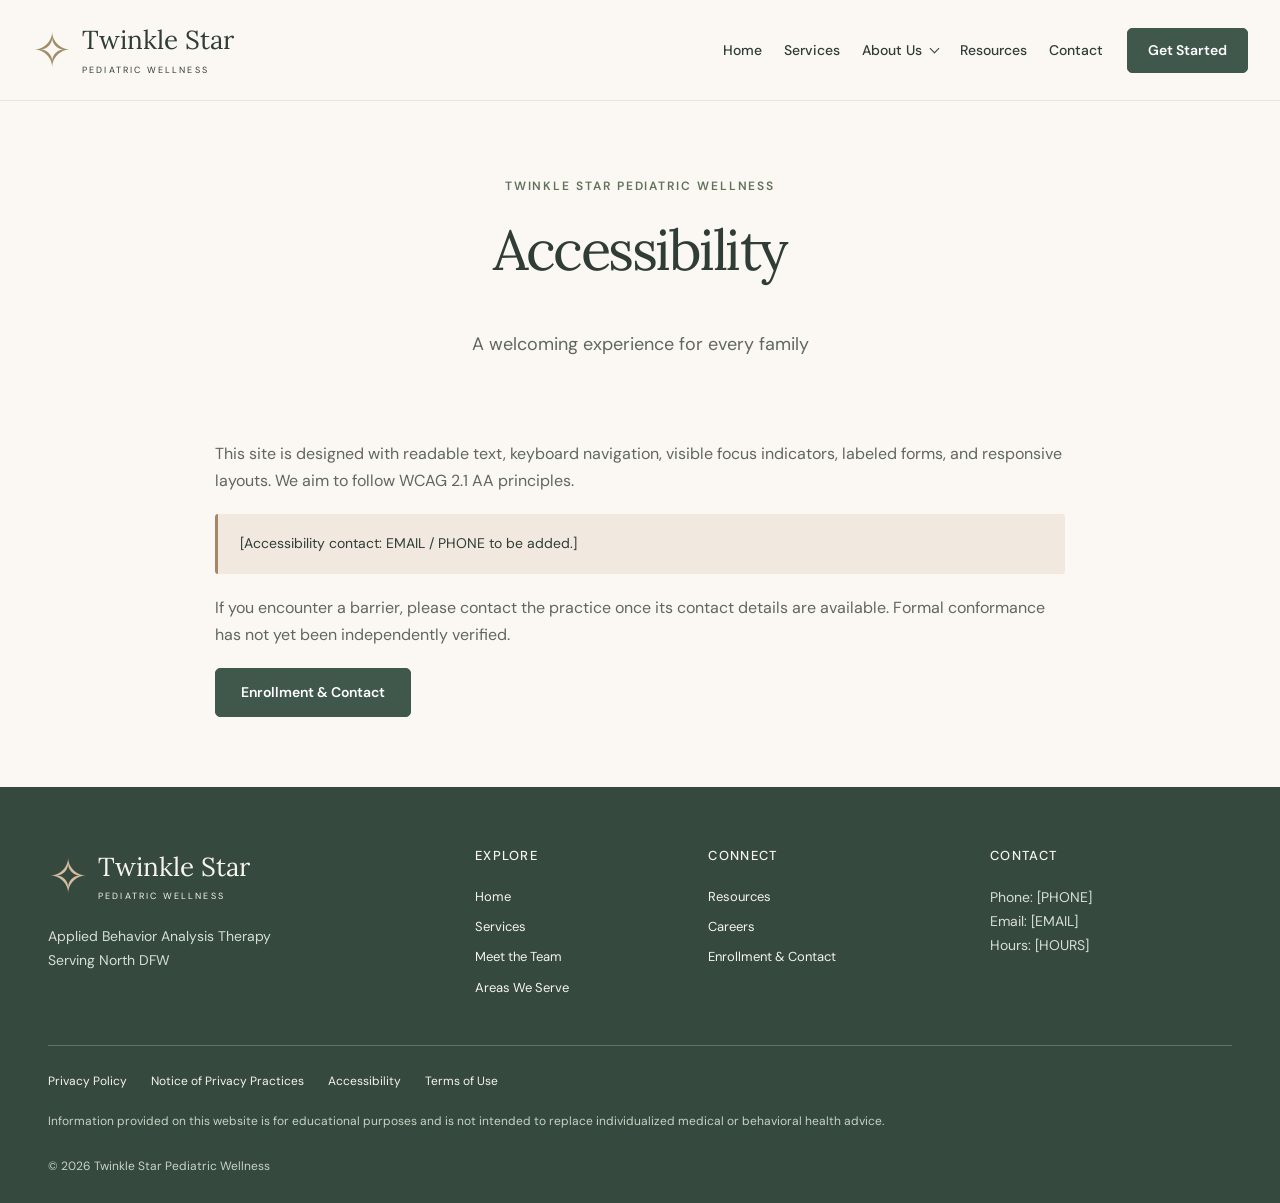
<file: accessibility/index.html>
<!doctype html><html lang="en"><head><meta charset="utf-8"><meta name="viewport" content="width=device-width, initial-scale=1"><title>Accessibility | Twinkle Star Pediatric Wellness</title><meta name="description" content="Accessibility information for the Twinkle Star Pediatric Wellness website."><meta name="robots" content="noindex,nofollow"><meta name="theme-color" content="#40534b"><link rel="icon" type="image/svg+xml" href="data:image/svg+xml,%3Csvg xmlns='http://www.w3.org/2000/svg' viewBox='0 0 32 32'%3E%3Crect width='32' height='32' rx='8' fill='%2340534b'/%3E%3Cpath d='M16 4L19 13L28 16L19 19L16 28L13 19L4 16L13 13Z' fill='%23f5eadc'/%3E%3C/svg%3E"><link rel="preconnect" href="https://fonts.googleapis.com"><link rel="preconnect" href="https://fonts.gstatic.com" crossorigin><link href="https://fonts.googleapis.com/css2?family=DM+Sans:wght@400;500;600;700&family=Lora:ital,wght@0,400;0,500;1,400&display=swap" rel="stylesheet"><link rel="stylesheet" href="../style.css"><script src="../app.js" defer></script></head><body><a class="skip" href="#main">Skip to content</a><header><div class="header-inner"><a class="brand" href="../" aria-label="Twinkle Star Pediatric Wellness home"><span class="brand-star" aria-hidden="true">✧</span><span>Twinkle Star<small>PEDIATRIC WELLNESS</small></span></a><nav id="navigation" aria-label="Main navigation"><a href="../" >Home</a><a href="../services/" >Services</a><div class="nav-dropdown"><button type="button" class="dropdown-toggle " aria-expanded="false" aria-controls="about-links">About Us <span class="chevron" aria-hidden="true"></span></button><div class="dropdown-links" id="about-links" hidden><a href="../team/" >Meet the Team</a><a href="../areas/" >Areas We Serve</a><a href="../careers/" >Careers</a></div></div><a href="../resources/" >Resources</a><a href="../enrollment/" >Contact</a></nav><a class="button " href="../enrollment/">Get Started</a><button class="menu-toggle" aria-label="Open navigation" aria-expanded="false" aria-controls="navigation"><span class="menu-icon" aria-hidden="true"><i></i><i></i><i></i></span><span class="menu-word">Menu</span></button></div></header><main id="main"><section class="page-intro wrap"><p class="eyebrow">Twinkle Star Pediatric Wellness</p><h1>Accessibility</h1><p class="lead">A welcoming experience for every family</p></section><section class="wrap policy"><p>This site is designed with readable text, keyboard navigation, visible focus indicators, labeled forms, and responsive layouts. We aim to follow WCAG 2.1 AA principles.</p><p class="notice">[Accessibility contact: EMAIL / PHONE to be added.]</p><p>If you encounter a barrier, please contact the practice once its contact details are available. Formal conformance has not yet been independently verified.</p><a class="button " href="../enrollment/">Enrollment & Contact</a></section></main><footer><div class="wrap footer-grid"><div><a class="brand" href="../"><span class="brand-star" aria-hidden="true">✧</span><span>Twinkle Star<small>PEDIATRIC WELLNESS</small></span></a><p>Applied Behavior Analysis Therapy<br>Serving North DFW</p></div><div><h3>Explore</h3><a href="../">Home</a><a href="../services/">Services</a><a href="../team/">Meet the Team</a><a href="../areas/">Areas We Serve</a></div><div><h3>Connect</h3><a href="../resources/">Resources</a><a href="../careers/">Careers</a><a href="../enrollment/">Enrollment & Contact</a></div><div><h3>Contact</h3><p>Phone: [PHONE]<br>Email: [EMAIL]<br>Hours: [HOURS]</p></div></div><div class="wrap footer-bottom"><div class="legal-links"><a href="../privacy/">Privacy Policy</a><a href="../notice/">Notice of Privacy Practices</a><a href="./">Accessibility</a><a href="../terms/">Terms of Use</a></div><p>Information provided on this website is for educational purposes and is not intended to replace individualized medical or behavioral health advice.</p><span>© 2026 Twinkle Star Pediatric Wellness</span></div></footer></body></html>
</file>
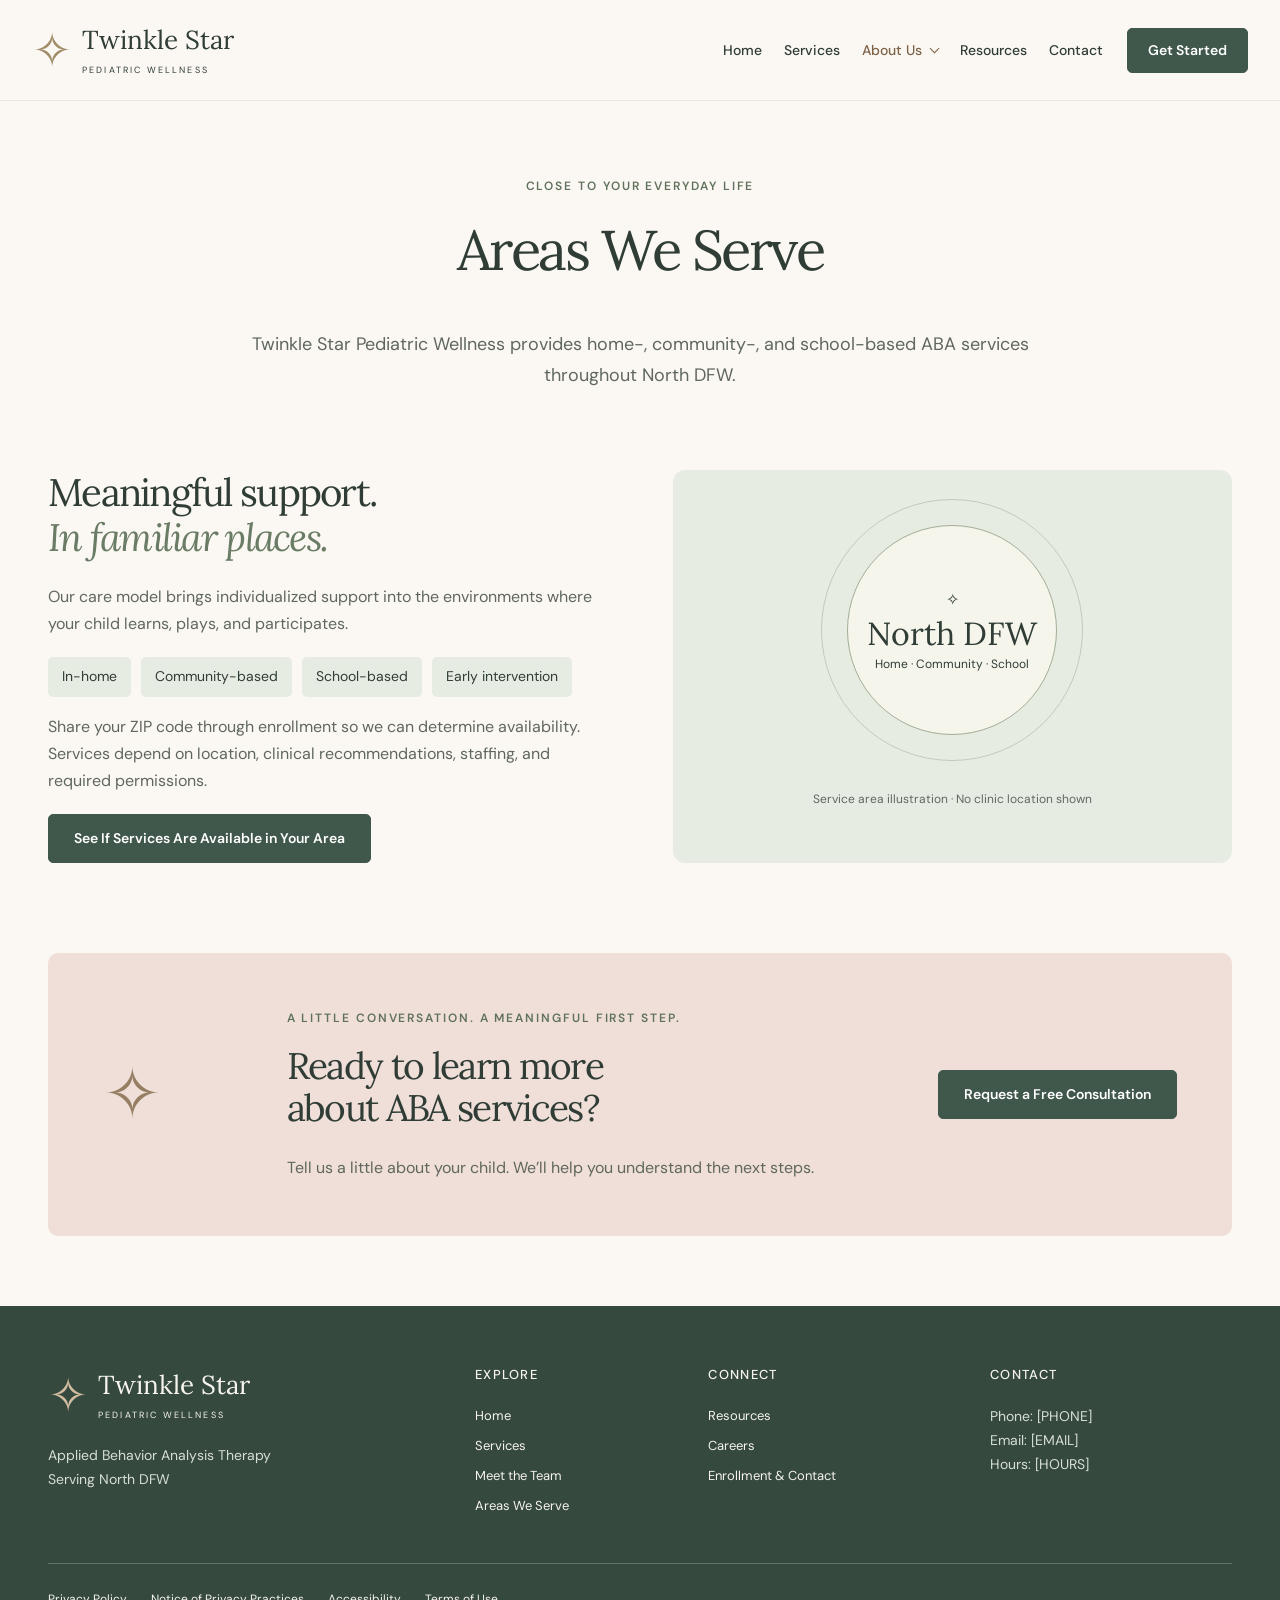
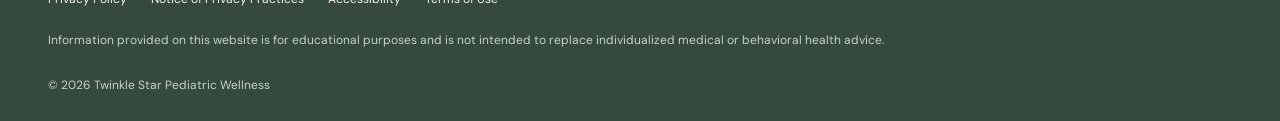
<file: areas/index.html>
<!doctype html><html lang="en"><head><meta charset="utf-8"><meta name="viewport" content="width=device-width, initial-scale=1"><title>Areas We Serve: North DFW ABA Therapy | Twinkle Star</title><meta name="description" content="Twinkle Star provides home-, community-, and school-based ABA services throughout North DFW. Share your ZIP code to check availability."><meta name="robots" content="noindex,nofollow"><meta name="theme-color" content="#40534b"><link rel="icon" type="image/svg+xml" href="data:image/svg+xml,%3Csvg xmlns='http://www.w3.org/2000/svg' viewBox='0 0 32 32'%3E%3Crect width='32' height='32' rx='8' fill='%2340534b'/%3E%3Cpath d='M16 4L19 13L28 16L19 19L16 28L13 19L4 16L13 13Z' fill='%23f5eadc'/%3E%3C/svg%3E"><link rel="preconnect" href="https://fonts.googleapis.com"><link rel="preconnect" href="https://fonts.gstatic.com" crossorigin><link href="https://fonts.googleapis.com/css2?family=DM+Sans:wght@400;500;600;700&family=Lora:ital,wght@0,400;0,500;1,400&display=swap" rel="stylesheet"><link rel="stylesheet" href="../style.css"><script src="../app.js" defer></script></head><body><a class="skip" href="#main">Skip to content</a><header><div class="header-inner"><a class="brand" href="../" aria-label="Twinkle Star Pediatric Wellness home"><span class="brand-star" aria-hidden="true">✧</span><span>Twinkle Star<small>PEDIATRIC WELLNESS</small></span></a><nav id="navigation" aria-label="Main navigation"><a href="../" >Home</a><a href="../services/" >Services</a><div class="nav-dropdown"><button type="button" class="dropdown-toggle current-group" aria-expanded="false" aria-controls="about-links">About Us <span class="chevron" aria-hidden="true"></span></button><div class="dropdown-links" id="about-links" hidden><a href="../team/" >Meet the Team</a><a href="./" aria-current="page">Areas We Serve</a><a href="../careers/" >Careers</a></div></div><a href="../resources/" >Resources</a><a href="../enrollment/" >Contact</a></nav><a class="button " href="../enrollment/">Get Started</a><button class="menu-toggle" aria-label="Open navigation" aria-expanded="false" aria-controls="navigation"><span class="menu-icon" aria-hidden="true"><i></i><i></i><i></i></span><span class="menu-word">Menu</span></button></div></header><main id="main"><section class="page-intro wrap"><p class="eyebrow">Close to your everyday life</p><h1>Areas We Serve</h1><p class="lead">Twinkle Star Pediatric Wellness provides home-, community-, and school-based ABA services throughout North DFW.</p></section><section class="wrap two-col section" style="padding-top:0"><div><h2>Meaningful support.<br><em>In familiar places.</em></h2><p>Our care model brings individualized support into the environments where your child learns, plays, and participates.</p><ul class="pill-list"><li>In-home</li><li>Community-based</li><li>School-based</li><li>Early intervention</li></ul><p>Share your ZIP code through enrollment so we can determine availability. Services depend on location, clinical recommendations, staffing, and required permissions.</p><a class="button " href="../enrollment/">See If Services Are Available in Your Area</a></div><div class="map-panel" role="img" aria-label="Conceptual North DFW service area diagram, not an exact coverage map or clinic location"><div class="map-orbit"><span aria-hidden="true">✧</span><strong>North DFW</strong><small>Home · Community · School</small></div><p>Service area illustration · No clinic location shown</p></div></section><section class="closing wrap"><span class="spark" aria-hidden="true">✧</span><div><p class="eyebrow">A little conversation. A meaningful first step.</p><h2>Ready to learn more<br>about ABA services?</h2><p>Tell us a little about your child. We’ll help you understand the next steps.</p></div><a class="button " href="../enrollment/">Request a Free Consultation</a></section></main><footer><div class="wrap footer-grid"><div><a class="brand" href="../"><span class="brand-star" aria-hidden="true">✧</span><span>Twinkle Star<small>PEDIATRIC WELLNESS</small></span></a><p>Applied Behavior Analysis Therapy<br>Serving North DFW</p></div><div><h3>Explore</h3><a href="../">Home</a><a href="../services/">Services</a><a href="../team/">Meet the Team</a><a href="./">Areas We Serve</a></div><div><h3>Connect</h3><a href="../resources/">Resources</a><a href="../careers/">Careers</a><a href="../enrollment/">Enrollment & Contact</a></div><div><h3>Contact</h3><p>Phone: [PHONE]<br>Email: [EMAIL]<br>Hours: [HOURS]</p></div></div><div class="wrap footer-bottom"><div class="legal-links"><a href="../privacy/">Privacy Policy</a><a href="../notice/">Notice of Privacy Practices</a><a href="../accessibility/">Accessibility</a><a href="../terms/">Terms of Use</a></div><p>Information provided on this website is for educational purposes and is not intended to replace individualized medical or behavioral health advice.</p><span>© 2026 Twinkle Star Pediatric Wellness</span></div></footer></body></html>
</file>
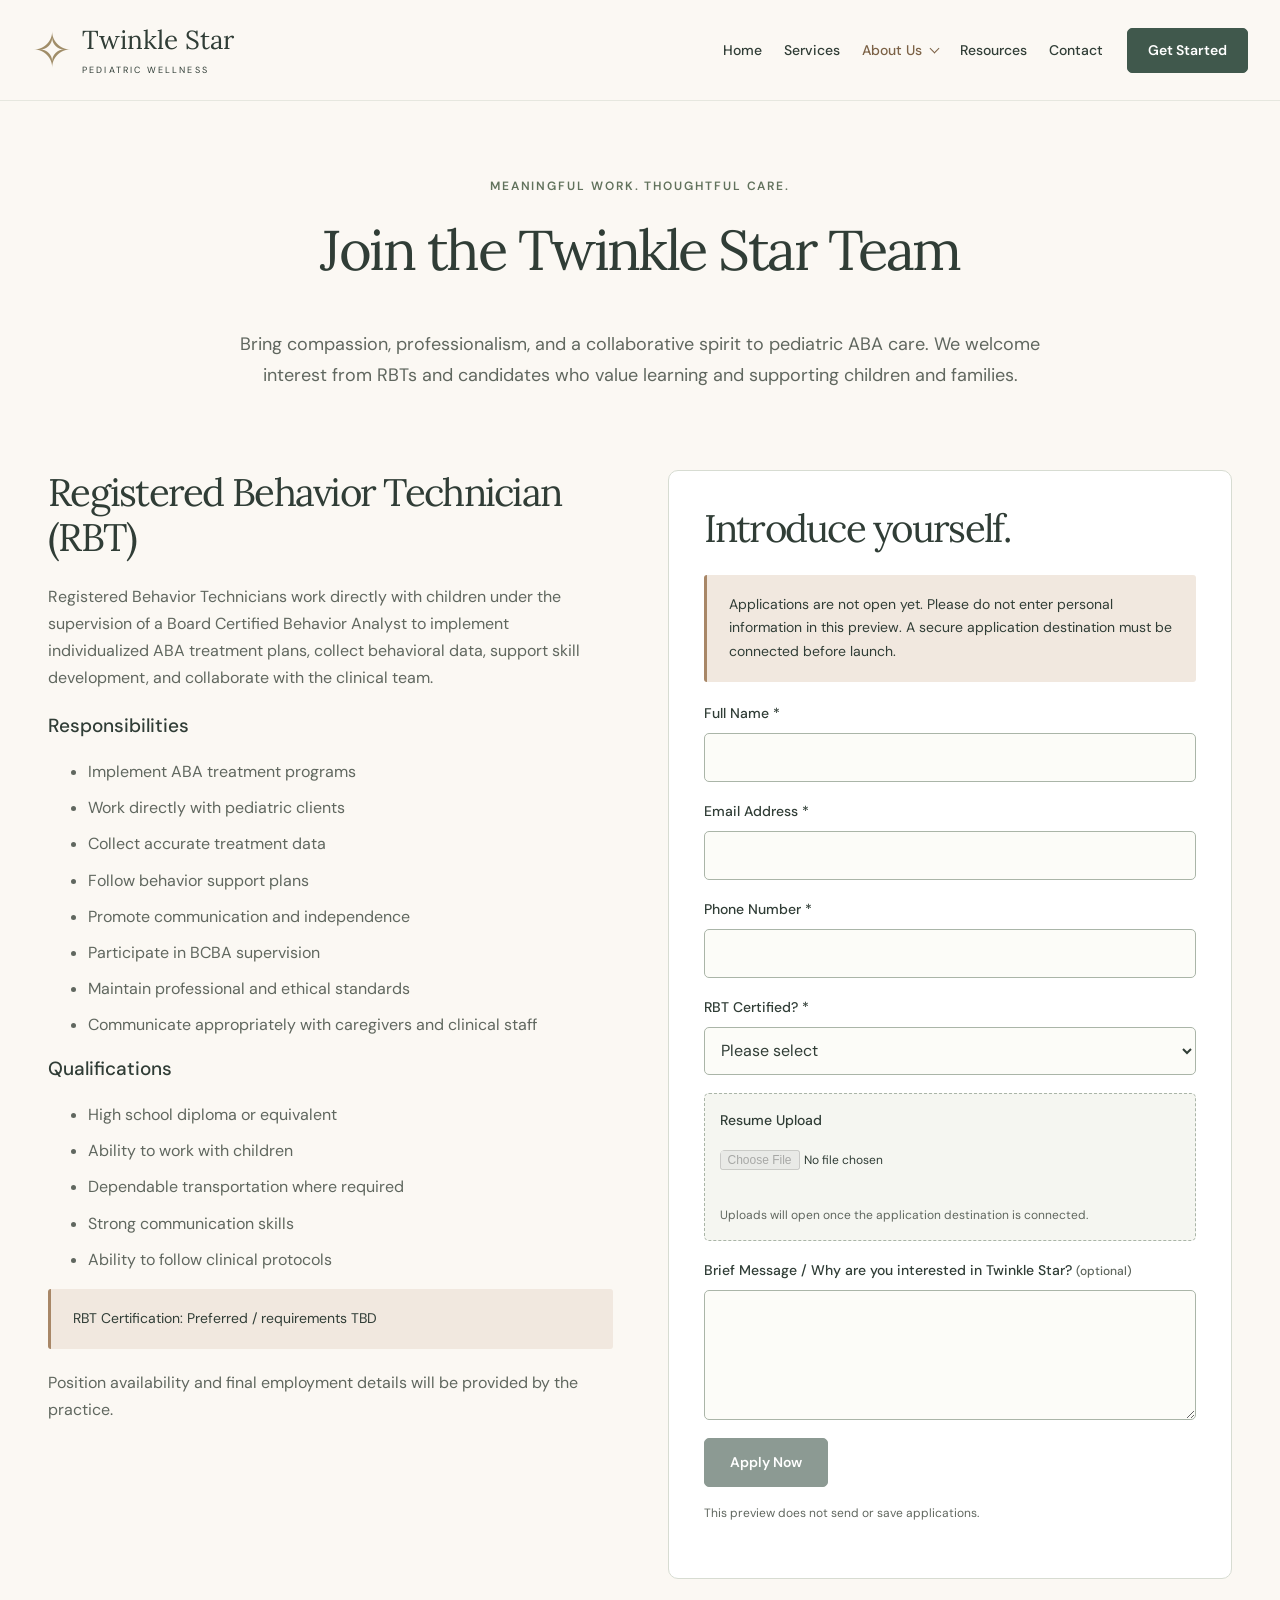
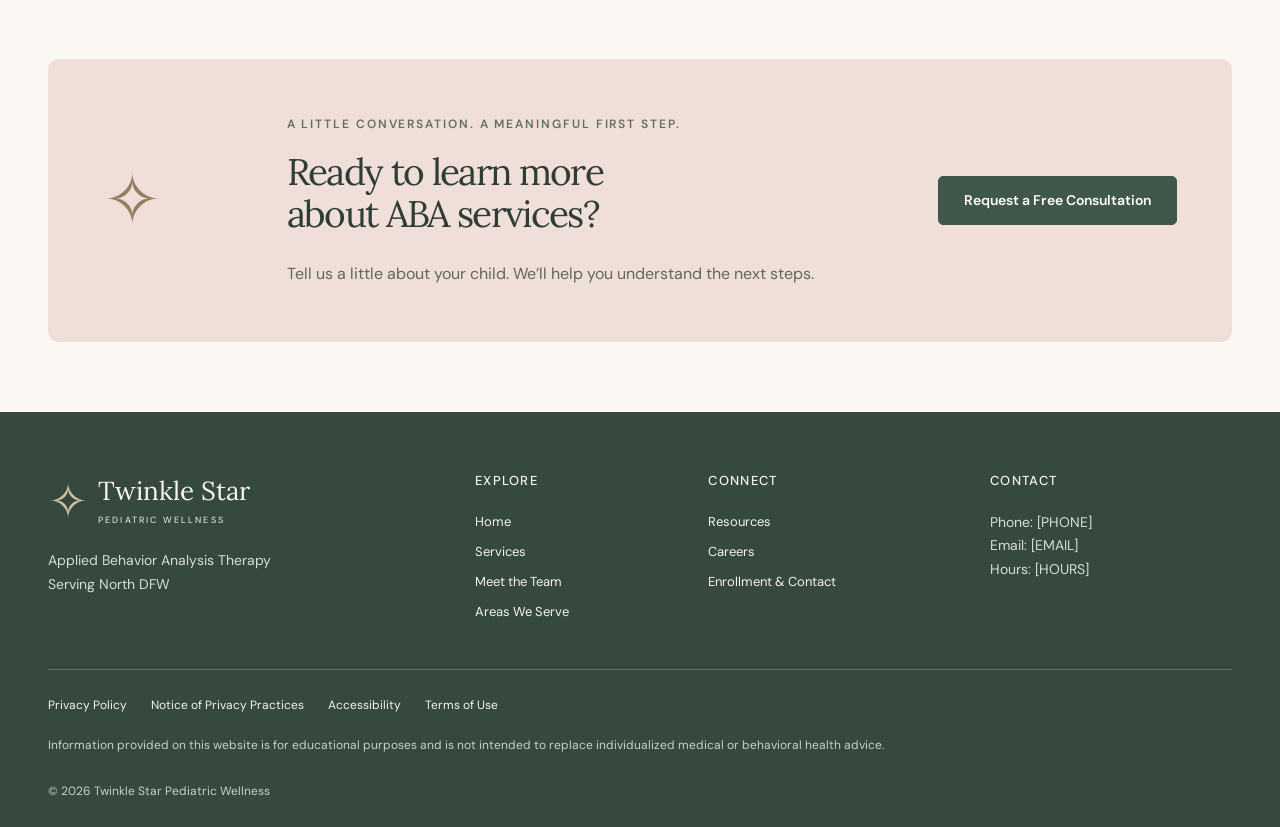
<file: careers/index.html>
<!doctype html><html lang="en"><head><meta charset="utf-8"><meta name="viewport" content="width=device-width, initial-scale=1"><title>RBT Careers | Twinkle Star Pediatric Wellness</title><meta name="description" content="Explore Registered Behavior Technician opportunities with Twinkle Star Pediatric Wellness, serving children and families throughout North DFW."><meta name="robots" content="noindex,nofollow"><meta name="theme-color" content="#40534b"><link rel="icon" type="image/svg+xml" href="data:image/svg+xml,%3Csvg xmlns='http://www.w3.org/2000/svg' viewBox='0 0 32 32'%3E%3Crect width='32' height='32' rx='8' fill='%2340534b'/%3E%3Cpath d='M16 4L19 13L28 16L19 19L16 28L13 19L4 16L13 13Z' fill='%23f5eadc'/%3E%3C/svg%3E"><link rel="preconnect" href="https://fonts.googleapis.com"><link rel="preconnect" href="https://fonts.gstatic.com" crossorigin><link href="https://fonts.googleapis.com/css2?family=DM+Sans:wght@400;500;600;700&family=Lora:ital,wght@0,400;0,500;1,400&display=swap" rel="stylesheet"><link rel="stylesheet" href="../style.css"><script src="../app.js" defer></script></head><body><a class="skip" href="#main">Skip to content</a><header><div class="header-inner"><a class="brand" href="../" aria-label="Twinkle Star Pediatric Wellness home"><span class="brand-star" aria-hidden="true">✧</span><span>Twinkle Star<small>PEDIATRIC WELLNESS</small></span></a><nav id="navigation" aria-label="Main navigation"><a href="../" >Home</a><a href="../services/" >Services</a><div class="nav-dropdown"><button type="button" class="dropdown-toggle current-group" aria-expanded="false" aria-controls="about-links">About Us <span class="chevron" aria-hidden="true"></span></button><div class="dropdown-links" id="about-links" hidden><a href="../team/" >Meet the Team</a><a href="../areas/" >Areas We Serve</a><a href="./" aria-current="page">Careers</a></div></div><a href="../resources/" >Resources</a><a href="../enrollment/" >Contact</a></nav><a class="button " href="../enrollment/">Get Started</a><button class="menu-toggle" aria-label="Open navigation" aria-expanded="false" aria-controls="navigation"><span class="menu-icon" aria-hidden="true"><i></i><i></i><i></i></span><span class="menu-word">Menu</span></button></div></header><main id="main"><section class="page-intro wrap"><p class="eyebrow">Meaningful work. Thoughtful care.</p><h1>Join the Twinkle Star Team</h1><p class="lead">Bring compassion, professionalism, and a collaborative spirit to pediatric ABA care. We welcome interest from RBTs and candidates who value learning and supporting children and families.</p></section><section class="wrap career-layout"><article><h2>Registered Behavior Technician (RBT)</h2><p>Registered Behavior Technicians work directly with children under the supervision of a Board Certified Behavior Analyst to implement individualized ABA treatment plans, collect behavioral data, support skill development, and collaborate with the clinical team.</p><h3>Responsibilities</h3><ul><li>Implement ABA treatment programs</li><li>Work directly with pediatric clients</li><li>Collect accurate treatment data</li><li>Follow behavior support plans</li><li>Promote communication and independence</li><li>Participate in BCBA supervision</li><li>Maintain professional and ethical standards</li><li>Communicate appropriately with caregivers and clinical staff</li></ul><h3>Qualifications</h3><ul><li>High school diploma or equivalent</li><li>Ability to work with children</li><li>Dependable transportation where required</li><li>Strong communication skills</li><li>Ability to follow clinical protocols</li></ul><p class="notice">RBT Certification: Preferred / requirements TBD</p><p>Position availability and final employment details will be provided by the practice.</p></article><form aria-label="Careers application preview"><h2>Introduce yourself.</h2><p class="notice">Applications are not open yet. Please do not enter personal information in this preview. A secure application destination must be connected before launch.</p><div class="field"><label for="applicant-name">Full Name <span aria-hidden="true">*</span></label><input id="applicant-name" name="applicant-name" type="text" required autocomplete="name"></div><div class="field"><label for="applicant-email">Email Address <span aria-hidden="true">*</span></label><input id="applicant-email" name="applicant-email" type="email" required autocomplete="email"></div><div class="field"><label for="applicant-phone">Phone Number <span aria-hidden="true">*</span></label><input id="applicant-phone" name="applicant-phone" type="tel" required autocomplete="tel"></div><div class="field"><label for="rbt-certified">RBT Certified? *</label><select name="rbt-certified" id="rbt-certified" required><option value="">Please select</option><option>Yes</option><option>No</option><option>Currently pursuing certification</option></select></div><div class="field upload"><label for="resume">Resume Upload</label><input id="resume" type="file" accept=".pdf,.doc,.docx" disabled><small>Uploads will open once the application destination is connected.</small></div><div class="field"><label for="message">Brief Message / Why are you interested in Twinkle Star? <small>(optional)</small></label><textarea id="message" name="message"></textarea></div><button class="button" type="submit" disabled>Apply Now</button><p class="small">This preview does not send or save applications.</p><p role="status" tabindex="-1"></p></form></section><section class="closing wrap"><span class="spark" aria-hidden="true">✧</span><div><p class="eyebrow">A little conversation. A meaningful first step.</p><h2>Ready to learn more<br>about ABA services?</h2><p>Tell us a little about your child. We’ll help you understand the next steps.</p></div><a class="button " href="../enrollment/">Request a Free Consultation</a></section></main><footer><div class="wrap footer-grid"><div><a class="brand" href="../"><span class="brand-star" aria-hidden="true">✧</span><span>Twinkle Star<small>PEDIATRIC WELLNESS</small></span></a><p>Applied Behavior Analysis Therapy<br>Serving North DFW</p></div><div><h3>Explore</h3><a href="../">Home</a><a href="../services/">Services</a><a href="../team/">Meet the Team</a><a href="../areas/">Areas We Serve</a></div><div><h3>Connect</h3><a href="../resources/">Resources</a><a href="./">Careers</a><a href="../enrollment/">Enrollment & Contact</a></div><div><h3>Contact</h3><p>Phone: [PHONE]<br>Email: [EMAIL]<br>Hours: [HOURS]</p></div></div><div class="wrap footer-bottom"><div class="legal-links"><a href="../privacy/">Privacy Policy</a><a href="../notice/">Notice of Privacy Practices</a><a href="../accessibility/">Accessibility</a><a href="../terms/">Terms of Use</a></div><p>Information provided on this website is for educational purposes and is not intended to replace individualized medical or behavioral health advice.</p><span>© 2026 Twinkle Star Pediatric Wellness</span></div></footer></body></html>
</file>
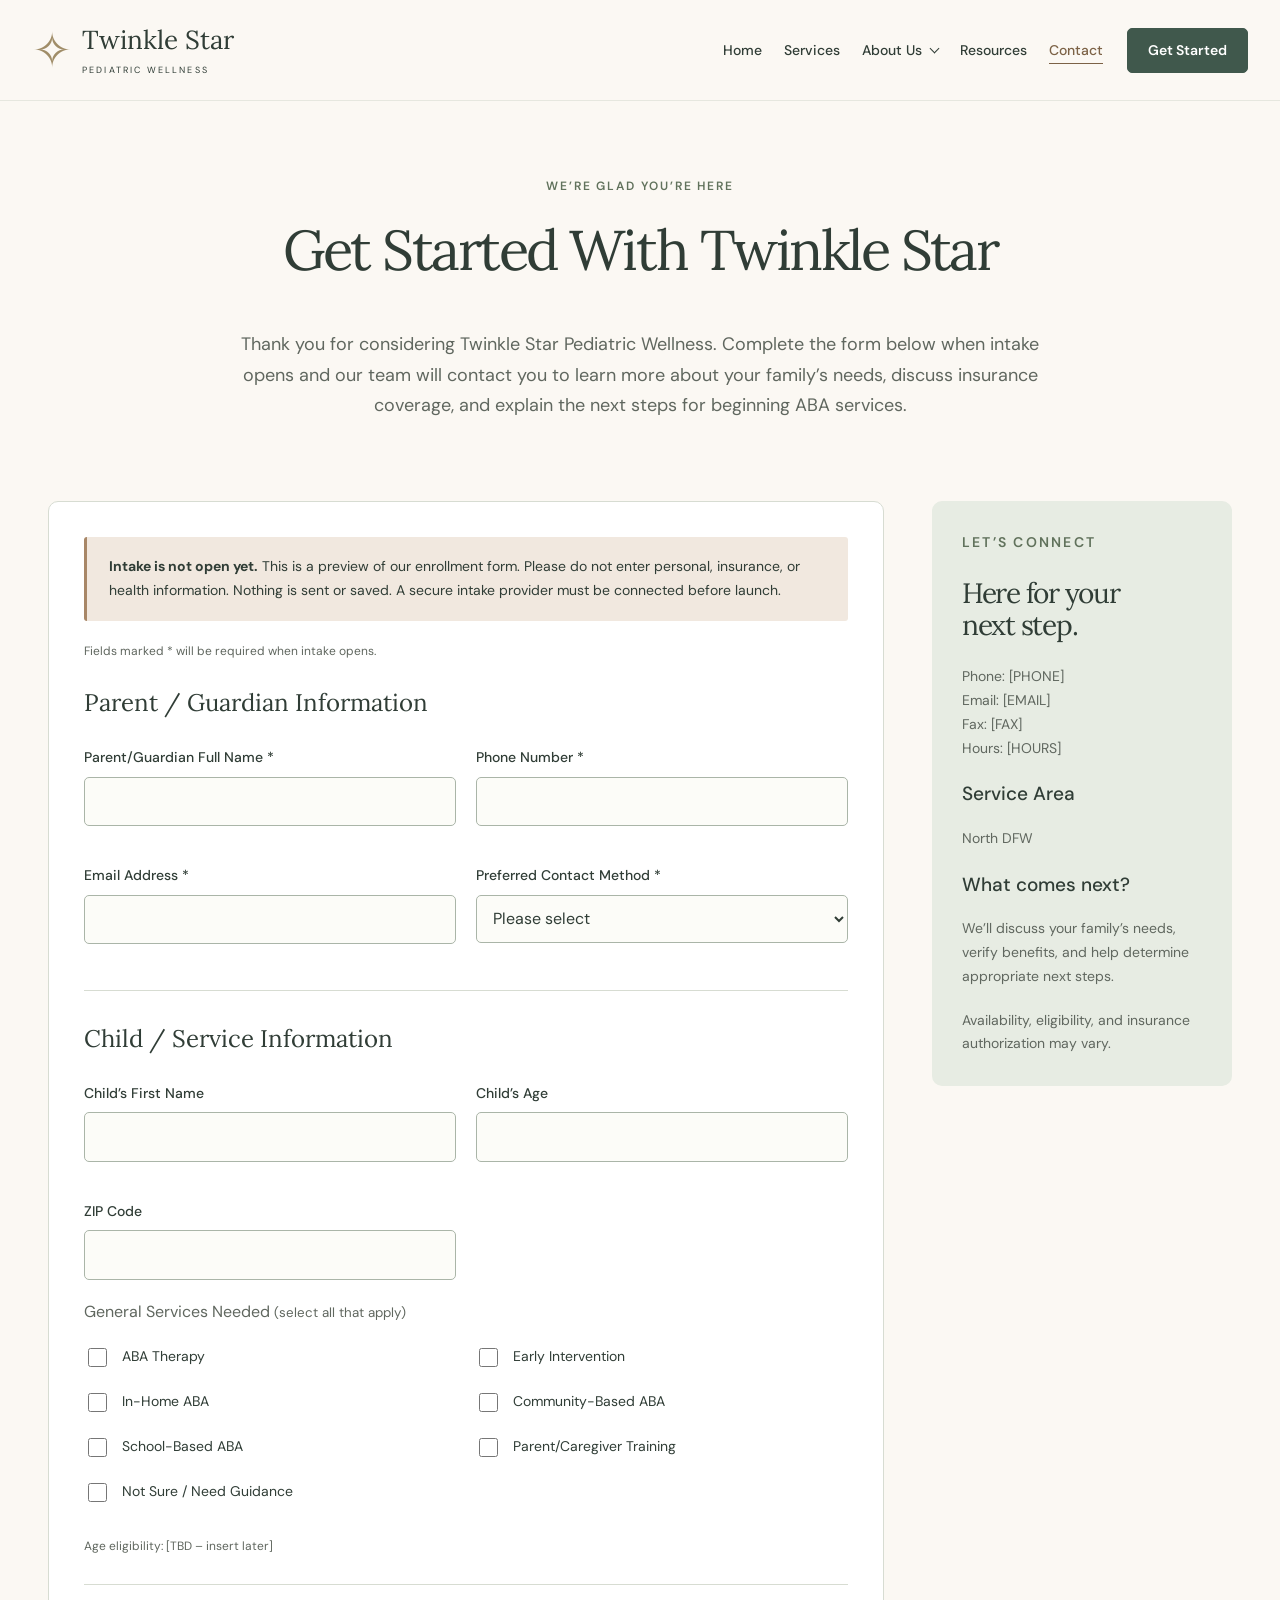
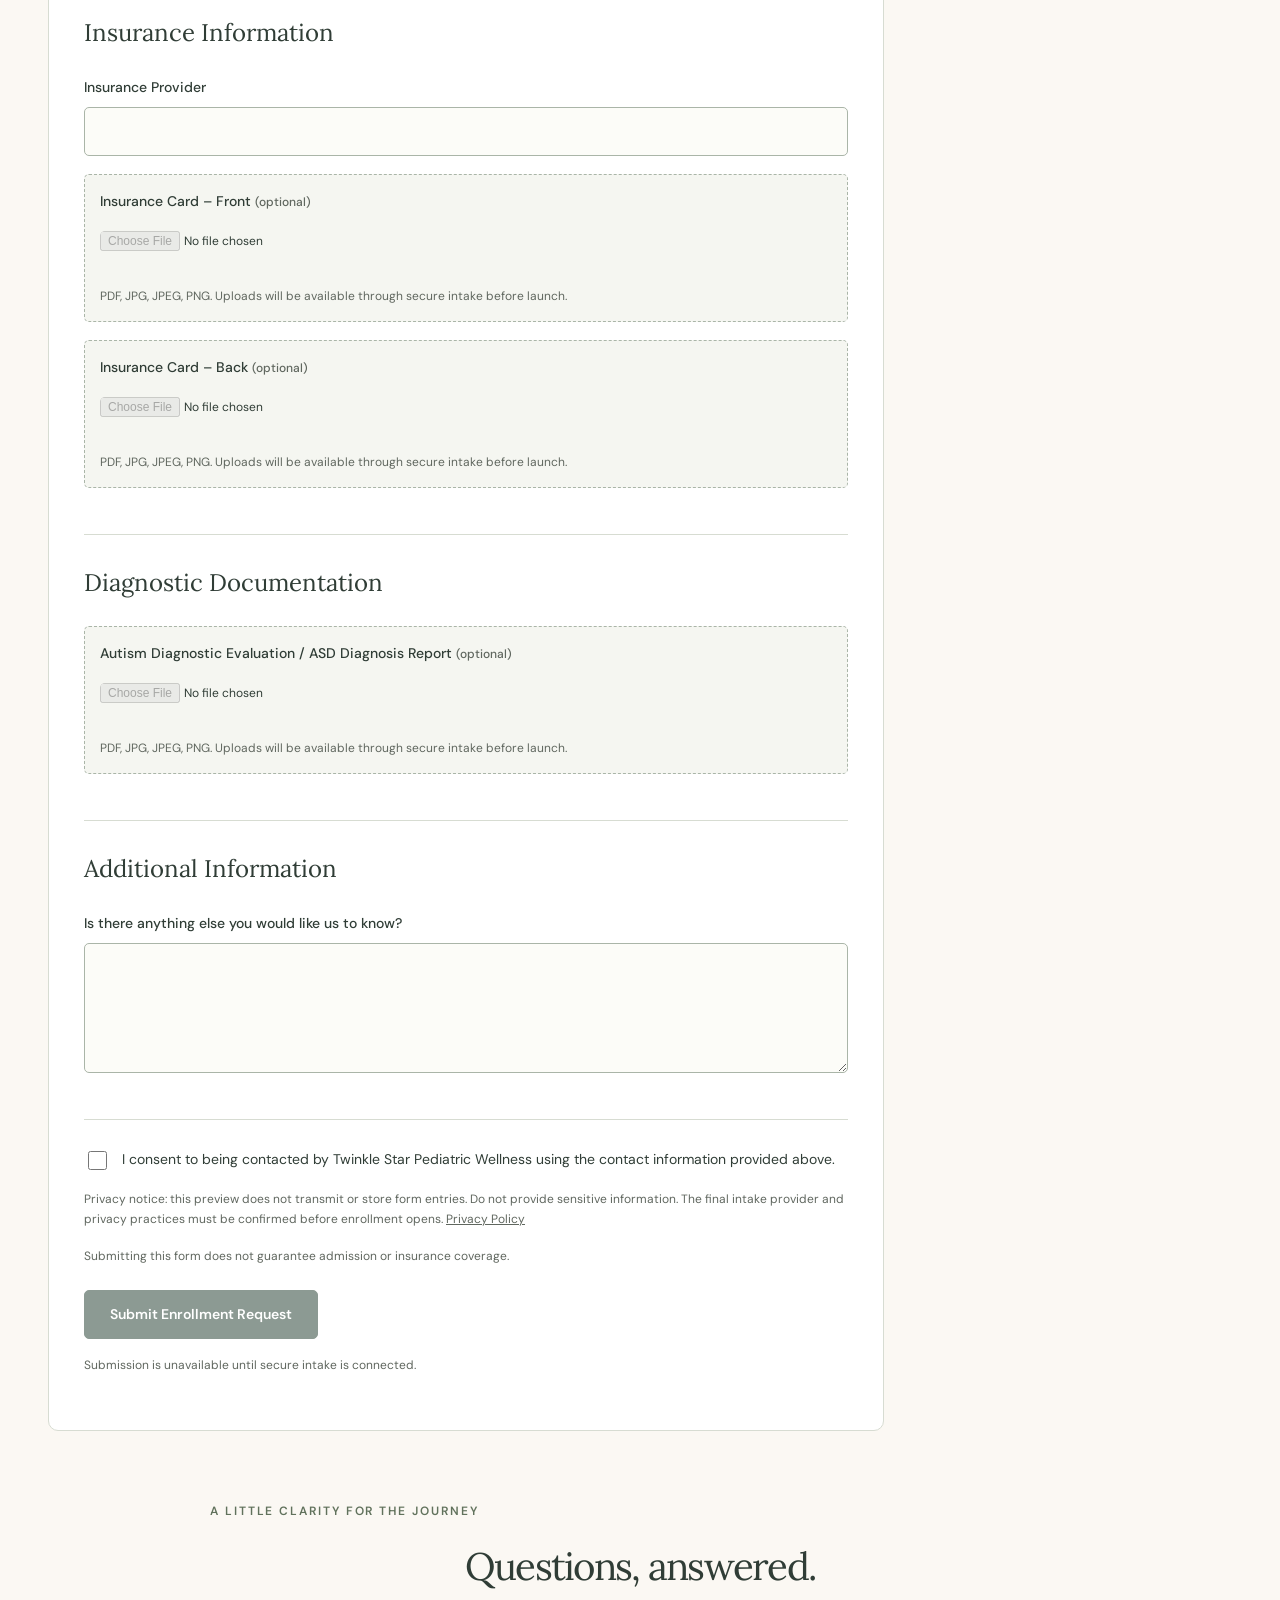
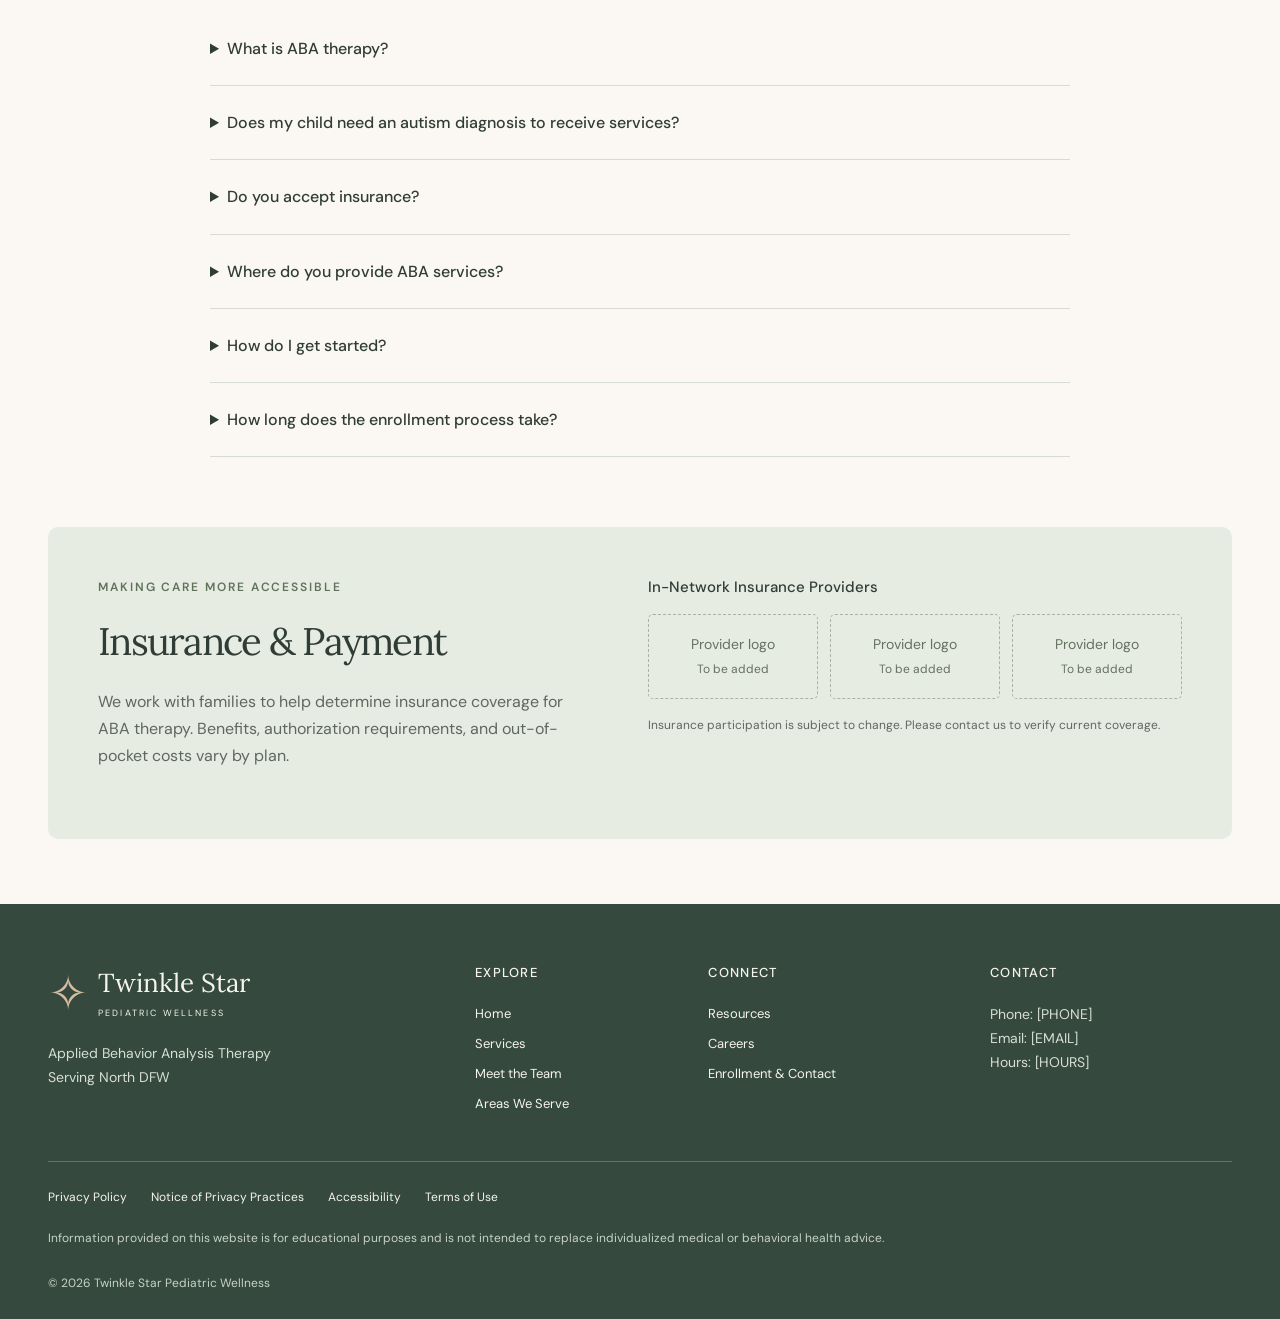
<file: enrollment/index.html>
<!doctype html><html lang="en"><head><meta charset="utf-8"><meta name="viewport" content="width=device-width, initial-scale=1"><title>Get Started: Enrollment & Contact | Twinkle Star</title><meta name="description" content="Begin exploring ABA services for your child in North DFW. View enrollment steps, insurance information, and frequently asked questions."><meta name="robots" content="noindex,nofollow"><meta name="theme-color" content="#40534b"><link rel="icon" type="image/svg+xml" href="data:image/svg+xml,%3Csvg xmlns='http://www.w3.org/2000/svg' viewBox='0 0 32 32'%3E%3Crect width='32' height='32' rx='8' fill='%2340534b'/%3E%3Cpath d='M16 4L19 13L28 16L19 19L16 28L13 19L4 16L13 13Z' fill='%23f5eadc'/%3E%3C/svg%3E"><link rel="preconnect" href="https://fonts.googleapis.com"><link rel="preconnect" href="https://fonts.gstatic.com" crossorigin><link href="https://fonts.googleapis.com/css2?family=DM+Sans:wght@400;500;600;700&family=Lora:ital,wght@0,400;0,500;1,400&display=swap" rel="stylesheet"><link rel="stylesheet" href="../style.css"><script src="../app.js" defer></script></head><body><a class="skip" href="#main">Skip to content</a><header><div class="header-inner"><a class="brand" href="../" aria-label="Twinkle Star Pediatric Wellness home"><span class="brand-star" aria-hidden="true">✧</span><span>Twinkle Star<small>PEDIATRIC WELLNESS</small></span></a><nav id="navigation" aria-label="Main navigation"><a href="../" >Home</a><a href="../services/" >Services</a><div class="nav-dropdown"><button type="button" class="dropdown-toggle " aria-expanded="false" aria-controls="about-links">About Us <span class="chevron" aria-hidden="true"></span></button><div class="dropdown-links" id="about-links" hidden><a href="../team/" >Meet the Team</a><a href="../areas/" >Areas We Serve</a><a href="../careers/" >Careers</a></div></div><a href="../resources/" >Resources</a><a href="./" aria-current="page">Contact</a></nav><a class="button " href="./">Get Started</a><button class="menu-toggle" aria-label="Open navigation" aria-expanded="false" aria-controls="navigation"><span class="menu-icon" aria-hidden="true"><i></i><i></i><i></i></span><span class="menu-word">Menu</span></button></div></header><main id="main"><section class="page-intro wrap"><p class="eyebrow">We’re glad you’re here</p><h1>Get Started With Twinkle Star</h1><p class="lead">Thank you for considering Twinkle Star Pediatric Wellness. Complete the form below when intake opens and our team will contact you to learn more about your family’s needs, discuss insurance coverage, and explain the next steps for beginning ABA services.</p></section><section class="wrap enrollment-layout"><form aria-label="Enrollment request preview"><p class="notice"><strong>Intake is not open yet.</strong> This is a preview of our enrollment form. Please do not enter personal, insurance, or health information. Nothing is sent or saved. A secure intake provider must be connected before launch.</p><p class="small" style="margin-bottom:22px">Fields marked * will be required when intake opens.</p><fieldset><legend>Parent / Guardian Information</legend><div class="field-grid"><div class="field"><label for="guardian">Parent/Guardian Full Name <span aria-hidden="true">*</span></label><input id="guardian" name="guardian" type="text" required autocomplete="name"></div><div class="field"><label for="phone">Phone Number <span aria-hidden="true">*</span></label><input id="phone" name="phone" type="tel" required autocomplete="tel"></div><div class="field"><label for="email">Email Address <span aria-hidden="true">*</span></label><input id="email" name="email" type="email" required autocomplete="email"></div><div class="field"><label for="contact-method">Preferred Contact Method *</label><select name="contact-method" id="contact-method" required><option value="">Please select</option><option>Phone</option><option>Email</option><option>Text Message</option></select></div></div></fieldset><fieldset><legend>Child / Service Information</legend><div class="field-grid"><div class="field"><label for="child-name">Child’s First Name</label><input id="child-name" name="child-name" type="text"  ></div><div class="field"><label for="child-age">Child’s Age</label><input id="child-age" name="child-age" type="number"  min="0" step="1"></div><div class="field"><label for="zip">ZIP Code</label><input id="zip" name="zip" type="text"  inputmode="numeric" pattern="[0-9]{5}" maxlength="5" autocomplete="postal-code"></div></div><p id="service-label">General Services Needed <small>(select all that apply)</small></p><div class="checks" role="group" aria-labelledby="service-label"><label class="checkbox"><input type="checkbox" name="services" value="ABA Therapy"><span>ABA Therapy</span></label><label class="checkbox"><input type="checkbox" name="services" value="Early Intervention"><span>Early Intervention</span></label><label class="checkbox"><input type="checkbox" name="services" value="In-Home ABA"><span>In-Home ABA</span></label><label class="checkbox"><input type="checkbox" name="services" value="Community-Based ABA"><span>Community-Based ABA</span></label><label class="checkbox"><input type="checkbox" name="services" value="School-Based ABA"><span>School-Based ABA</span></label><label class="checkbox"><input type="checkbox" name="services" value="Parent/Caregiver Training"><span>Parent/Caregiver Training</span></label><label class="checkbox"><input type="checkbox" name="services" value="Not Sure / Need Guidance"><span>Not Sure / Need Guidance</span></label></div><p class="small">Age eligibility: [TBD – insert later]</p></fieldset><fieldset><legend>Insurance Information</legend><div class="field"><label for="insurer">Insurance Provider</label><input id="insurer" name="insurer" type="text"  ></div><div class="field upload"><label for="card-front">Insurance Card – Front <small>(optional)</small></label><input type="file" id="card-front" name="card-front" accept=".pdf,.jpg,.jpeg,.png" disabled aria-describedby="card-front-help"><small id="card-front-help">PDF, JPG, JPEG, PNG. Uploads will be available through secure intake before launch.</small></div><div class="field upload"><label for="card-back">Insurance Card – Back <small>(optional)</small></label><input type="file" id="card-back" name="card-back" accept=".pdf,.jpg,.jpeg,.png" disabled aria-describedby="card-back-help"><small id="card-back-help">PDF, JPG, JPEG, PNG. Uploads will be available through secure intake before launch.</small></div></fieldset><fieldset><legend>Diagnostic Documentation</legend><div class="field upload"><label for="diagnosis">Autism Diagnostic Evaluation / ASD Diagnosis Report <small>(optional)</small></label><input type="file" id="diagnosis" name="diagnosis" accept=".pdf,.jpg,.jpeg,.png" disabled aria-describedby="diagnosis-help"><small id="diagnosis-help">PDF, JPG, JPEG, PNG. Uploads will be available through secure intake before launch.</small></div></fieldset><fieldset><legend>Additional Information</legend><div class="field"><label for="additional">Is there anything else you would like us to know?</label><textarea id="additional" name="additional" maxlength="4000"></textarea></div></fieldset><label class="checkbox"><input type="checkbox" required name="consent"><span>I consent to being contacted by Twinkle Star Pediatric Wellness using the contact information provided above.</span></label><p class="small">Privacy notice: this preview does not transmit or store form entries. Do not provide sensitive information. The final intake provider and privacy practices must be confirmed before enrollment opens. <a href="../privacy/">Privacy Policy</a></p><p class="small" style="margin-bottom:24px">Submitting this form does not guarantee admission or insurance coverage.</p><button class="button" type="submit" disabled>Submit Enrollment Request</button><p class="small">Submission is unavailable until secure intake is connected.</p><p role="status" tabindex="-1" class="status"></p><template id="enrollment-success"><div class="success"><h2>Thank you for contacting Twinkle Star Pediatric Wellness.</h2><p>A member of our team will review your information and reach out to discuss next steps.</p></div></template></form><aside class="sidebar"><p class="eyebrow">Let’s connect</p><h2>Here for your<br>next step.</h2><p>Phone: [PHONE]<br>Email: [EMAIL]<br>Fax: [FAX]<br>Hours: [HOURS]</p><h3>Service Area</h3><p>North DFW</p><h3>What comes next?</h3><p>We’ll discuss your family’s needs, verify benefits, and help determine appropriate next steps.</p><p class="small">Availability, eligibility, and insurance authorization may vary.</p></aside></section><section class="wrap faq"><p class="eyebrow">A little clarity for the journey</p><h2>Questions, answered.</h2><details><summary>What is ABA therapy?</summary><p>Applied Behavior Analysis uses behavioral principles and data to understand behavior and teach meaningful skills. Care is tailored to each child and family.</p></details><details><summary>Does my child need an autism diagnosis to receive services?</summary><p>Documentation requirements may vary by insurance plan, clinical needs, and service type. Our team can explain what is needed; eligibility policies are still being finalized.</p></details><details><summary>Do you accept insurance?</summary><p>The in-network provider list will be added once confirmed. Please contact our team to verify current participation and your plan’s ABA benefits. Coverage is not guaranteed.</p></details><details><summary>Where do you provide ABA services?</summary><p>We serve North DFW through home-, community-, and school-based services when appropriate. Availability depends on your ZIP code, clinical needs, staffing, and permissions.</p></details><details><summary>How do I get started?</summary><p>Start with the enrollment form. Once secure intake is available, our team will review your request and discuss coverage, documentation, assessment, and next steps.</p></details><details><summary>How long does the enrollment process take?</summary><p>This may vary based on your child’s needs, insurance authorization, and service availability. Contact our team for more information.</p></details></section><section class="insurance wrap"><div><p class="eyebrow">Making care more accessible</p><h2>Insurance & Payment</h2><p>We work with families to help determine insurance coverage for ABA therapy. Benefits, authorization requirements, and out-of-pocket costs vary by plan.</p></div><div><h3>In-Network Insurance Providers</h3><div class="insurer-grid" aria-label="Insurance provider logos to be added"><span>Provider logo<br><small>To be added</small></span><span>Provider logo<br><small>To be added</small></span><span>Provider logo<br><small>To be added</small></span></div><p class="small">Insurance participation is subject to change. Please contact us to verify current coverage.</p></div></section><div style="height:65px"></div></main><footer><div class="wrap footer-grid"><div><a class="brand" href="../"><span class="brand-star" aria-hidden="true">✧</span><span>Twinkle Star<small>PEDIATRIC WELLNESS</small></span></a><p>Applied Behavior Analysis Therapy<br>Serving North DFW</p></div><div><h3>Explore</h3><a href="../">Home</a><a href="../services/">Services</a><a href="../team/">Meet the Team</a><a href="../areas/">Areas We Serve</a></div><div><h3>Connect</h3><a href="../resources/">Resources</a><a href="../careers/">Careers</a><a href="./">Enrollment & Contact</a></div><div><h3>Contact</h3><p>Phone: [PHONE]<br>Email: [EMAIL]<br>Hours: [HOURS]</p></div></div><div class="wrap footer-bottom"><div class="legal-links"><a href="../privacy/">Privacy Policy</a><a href="../notice/">Notice of Privacy Practices</a><a href="../accessibility/">Accessibility</a><a href="../terms/">Terms of Use</a></div><p>Information provided on this website is for educational purposes and is not intended to replace individualized medical or behavioral health advice.</p><span>© 2026 Twinkle Star Pediatric Wellness</span></div></footer></body></html>
</file>
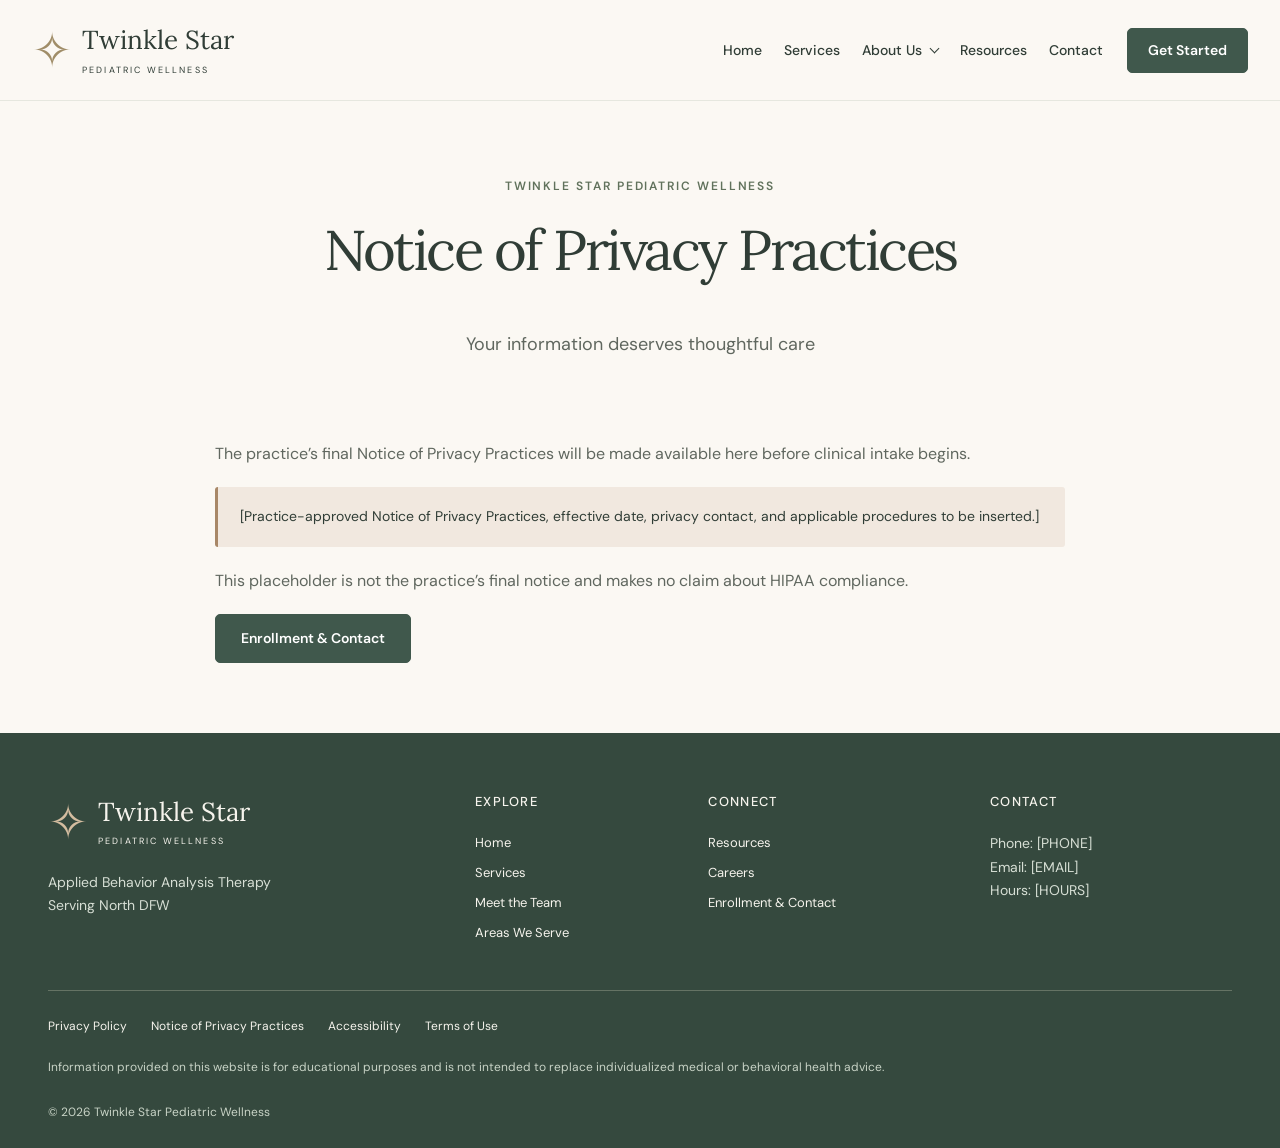
<file: notice/index.html>
<!doctype html><html lang="en"><head><meta charset="utf-8"><meta name="viewport" content="width=device-width, initial-scale=1"><title>Notice of Privacy Practices | Twinkle Star Pediatric Wellness</title><meta name="description" content="Notice of Privacy Practices information for the Twinkle Star Pediatric Wellness website."><meta name="robots" content="noindex,nofollow"><meta name="theme-color" content="#40534b"><link rel="icon" type="image/svg+xml" href="data:image/svg+xml,%3Csvg xmlns='http://www.w3.org/2000/svg' viewBox='0 0 32 32'%3E%3Crect width='32' height='32' rx='8' fill='%2340534b'/%3E%3Cpath d='M16 4L19 13L28 16L19 19L16 28L13 19L4 16L13 13Z' fill='%23f5eadc'/%3E%3C/svg%3E"><link rel="preconnect" href="https://fonts.googleapis.com"><link rel="preconnect" href="https://fonts.gstatic.com" crossorigin><link href="https://fonts.googleapis.com/css2?family=DM+Sans:wght@400;500;600;700&family=Lora:ital,wght@0,400;0,500;1,400&display=swap" rel="stylesheet"><link rel="stylesheet" href="../style.css"><script src="../app.js" defer></script></head><body><a class="skip" href="#main">Skip to content</a><header><div class="header-inner"><a class="brand" href="../" aria-label="Twinkle Star Pediatric Wellness home"><span class="brand-star" aria-hidden="true">✧</span><span>Twinkle Star<small>PEDIATRIC WELLNESS</small></span></a><nav id="navigation" aria-label="Main navigation"><a href="../" >Home</a><a href="../services/" >Services</a><div class="nav-dropdown"><button type="button" class="dropdown-toggle " aria-expanded="false" aria-controls="about-links">About Us <span class="chevron" aria-hidden="true"></span></button><div class="dropdown-links" id="about-links" hidden><a href="../team/" >Meet the Team</a><a href="../areas/" >Areas We Serve</a><a href="../careers/" >Careers</a></div></div><a href="../resources/" >Resources</a><a href="../enrollment/" >Contact</a></nav><a class="button " href="../enrollment/">Get Started</a><button class="menu-toggle" aria-label="Open navigation" aria-expanded="false" aria-controls="navigation"><span class="menu-icon" aria-hidden="true"><i></i><i></i><i></i></span><span class="menu-word">Menu</span></button></div></header><main id="main"><section class="page-intro wrap"><p class="eyebrow">Twinkle Star Pediatric Wellness</p><h1>Notice of Privacy Practices</h1><p class="lead">Your information deserves thoughtful care</p></section><section class="wrap policy"><p>The practice’s final Notice of Privacy Practices will be made available here before clinical intake begins.</p><p class="notice">[Practice-approved Notice of Privacy Practices, effective date, privacy contact, and applicable procedures to be inserted.]</p><p>This placeholder is not the practice’s final notice and makes no claim about HIPAA compliance.</p><a class="button " href="../enrollment/">Enrollment & Contact</a></section></main><footer><div class="wrap footer-grid"><div><a class="brand" href="../"><span class="brand-star" aria-hidden="true">✧</span><span>Twinkle Star<small>PEDIATRIC WELLNESS</small></span></a><p>Applied Behavior Analysis Therapy<br>Serving North DFW</p></div><div><h3>Explore</h3><a href="../">Home</a><a href="../services/">Services</a><a href="../team/">Meet the Team</a><a href="../areas/">Areas We Serve</a></div><div><h3>Connect</h3><a href="../resources/">Resources</a><a href="../careers/">Careers</a><a href="../enrollment/">Enrollment & Contact</a></div><div><h3>Contact</h3><p>Phone: [PHONE]<br>Email: [EMAIL]<br>Hours: [HOURS]</p></div></div><div class="wrap footer-bottom"><div class="legal-links"><a href="../privacy/">Privacy Policy</a><a href="./">Notice of Privacy Practices</a><a href="../accessibility/">Accessibility</a><a href="../terms/">Terms of Use</a></div><p>Information provided on this website is for educational purposes and is not intended to replace individualized medical or behavioral health advice.</p><span>© 2026 Twinkle Star Pediatric Wellness</span></div></footer></body></html>
</file>
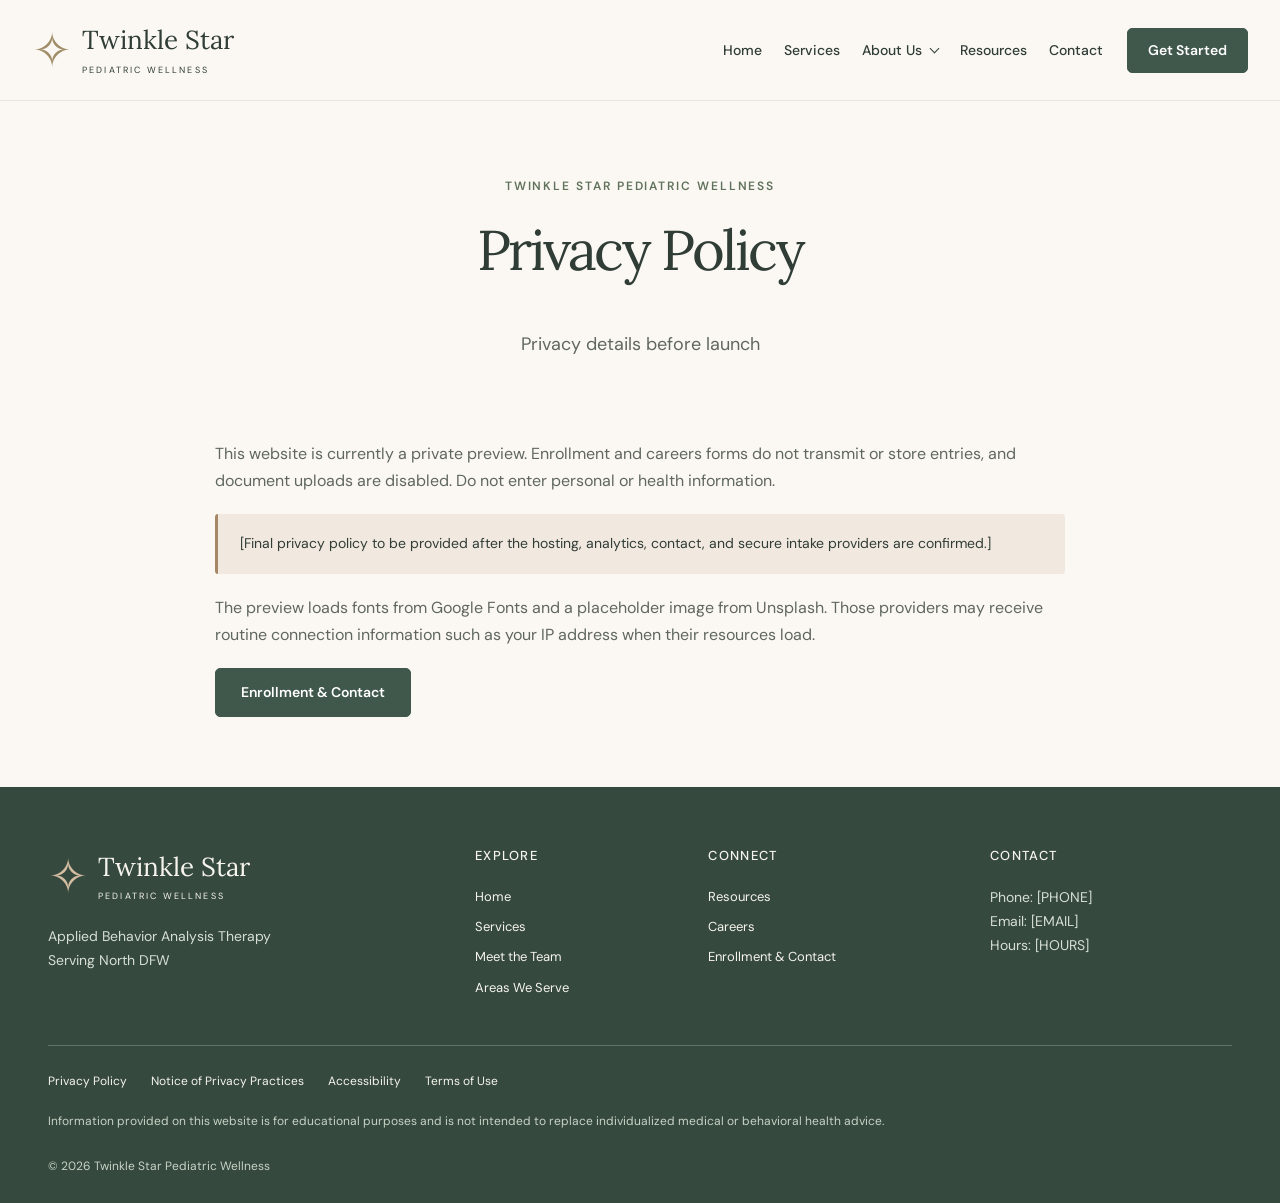
<file: privacy/index.html>
<!doctype html><html lang="en"><head><meta charset="utf-8"><meta name="viewport" content="width=device-width, initial-scale=1"><title>Privacy Policy | Twinkle Star Pediatric Wellness</title><meta name="description" content="Privacy Policy information for the Twinkle Star Pediatric Wellness website."><meta name="robots" content="noindex,nofollow"><meta name="theme-color" content="#40534b"><link rel="icon" type="image/svg+xml" href="data:image/svg+xml,%3Csvg xmlns='http://www.w3.org/2000/svg' viewBox='0 0 32 32'%3E%3Crect width='32' height='32' rx='8' fill='%2340534b'/%3E%3Cpath d='M16 4L19 13L28 16L19 19L16 28L13 19L4 16L13 13Z' fill='%23f5eadc'/%3E%3C/svg%3E"><link rel="preconnect" href="https://fonts.googleapis.com"><link rel="preconnect" href="https://fonts.gstatic.com" crossorigin><link href="https://fonts.googleapis.com/css2?family=DM+Sans:wght@400;500;600;700&family=Lora:ital,wght@0,400;0,500;1,400&display=swap" rel="stylesheet"><link rel="stylesheet" href="../style.css"><script src="../app.js" defer></script></head><body><a class="skip" href="#main">Skip to content</a><header><div class="header-inner"><a class="brand" href="../" aria-label="Twinkle Star Pediatric Wellness home"><span class="brand-star" aria-hidden="true">✧</span><span>Twinkle Star<small>PEDIATRIC WELLNESS</small></span></a><nav id="navigation" aria-label="Main navigation"><a href="../" >Home</a><a href="../services/" >Services</a><div class="nav-dropdown"><button type="button" class="dropdown-toggle " aria-expanded="false" aria-controls="about-links">About Us <span class="chevron" aria-hidden="true"></span></button><div class="dropdown-links" id="about-links" hidden><a href="../team/" >Meet the Team</a><a href="../areas/" >Areas We Serve</a><a href="../careers/" >Careers</a></div></div><a href="../resources/" >Resources</a><a href="../enrollment/" >Contact</a></nav><a class="button " href="../enrollment/">Get Started</a><button class="menu-toggle" aria-label="Open navigation" aria-expanded="false" aria-controls="navigation"><span class="menu-icon" aria-hidden="true"><i></i><i></i><i></i></span><span class="menu-word">Menu</span></button></div></header><main id="main"><section class="page-intro wrap"><p class="eyebrow">Twinkle Star Pediatric Wellness</p><h1>Privacy Policy</h1><p class="lead">Privacy details before launch</p></section><section class="wrap policy"><p>This website is currently a private preview. Enrollment and careers forms do not transmit or store entries, and document uploads are disabled. Do not enter personal or health information.</p><p class="notice">[Final privacy policy to be provided after the hosting, analytics, contact, and secure intake providers are confirmed.]</p><p>The preview loads fonts from Google Fonts and a placeholder image from Unsplash. Those providers may receive routine connection information such as your IP address when their resources load.</p><a class="button " href="../enrollment/">Enrollment & Contact</a></section></main><footer><div class="wrap footer-grid"><div><a class="brand" href="../"><span class="brand-star" aria-hidden="true">✧</span><span>Twinkle Star<small>PEDIATRIC WELLNESS</small></span></a><p>Applied Behavior Analysis Therapy<br>Serving North DFW</p></div><div><h3>Explore</h3><a href="../">Home</a><a href="../services/">Services</a><a href="../team/">Meet the Team</a><a href="../areas/">Areas We Serve</a></div><div><h3>Connect</h3><a href="../resources/">Resources</a><a href="../careers/">Careers</a><a href="../enrollment/">Enrollment & Contact</a></div><div><h3>Contact</h3><p>Phone: [PHONE]<br>Email: [EMAIL]<br>Hours: [HOURS]</p></div></div><div class="wrap footer-bottom"><div class="legal-links"><a href="./">Privacy Policy</a><a href="../notice/">Notice of Privacy Practices</a><a href="../accessibility/">Accessibility</a><a href="../terms/">Terms of Use</a></div><p>Information provided on this website is for educational purposes and is not intended to replace individualized medical or behavioral health advice.</p><span>© 2026 Twinkle Star Pediatric Wellness</span></div></footer></body></html>
</file>
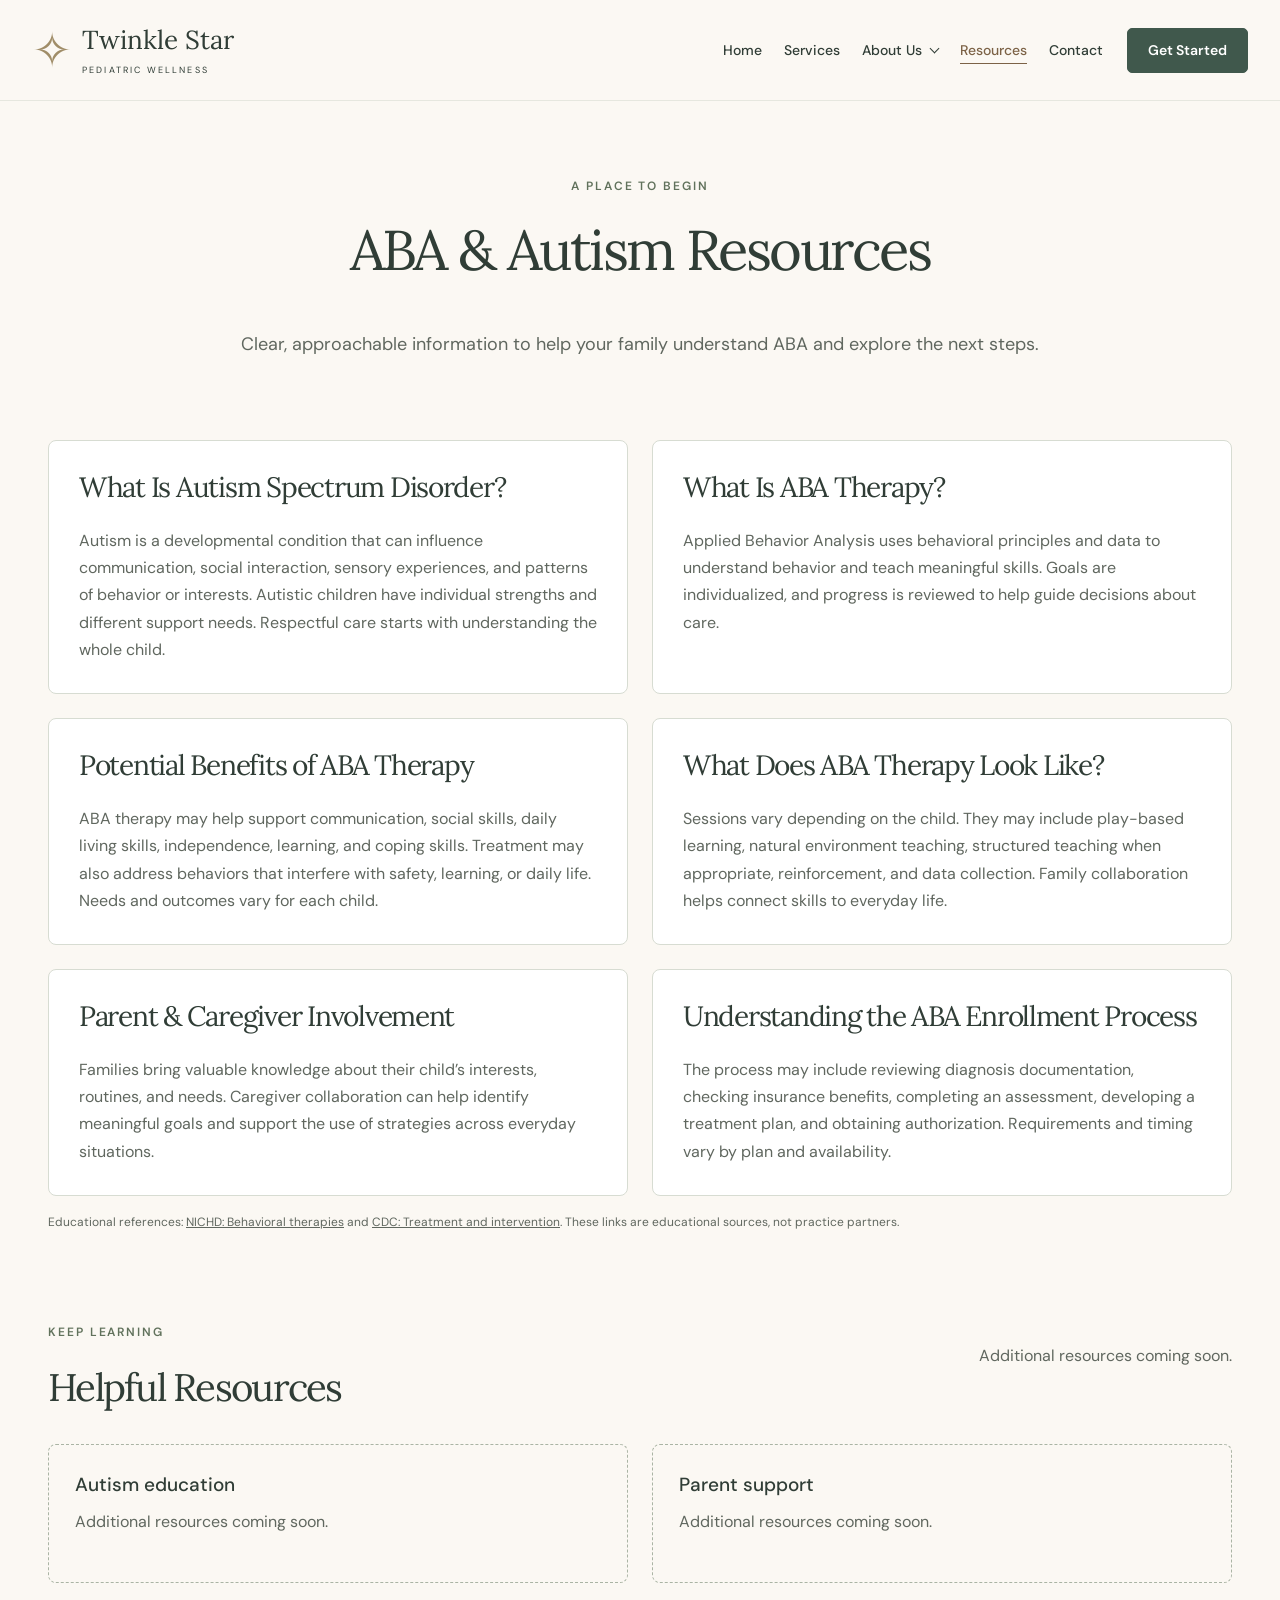
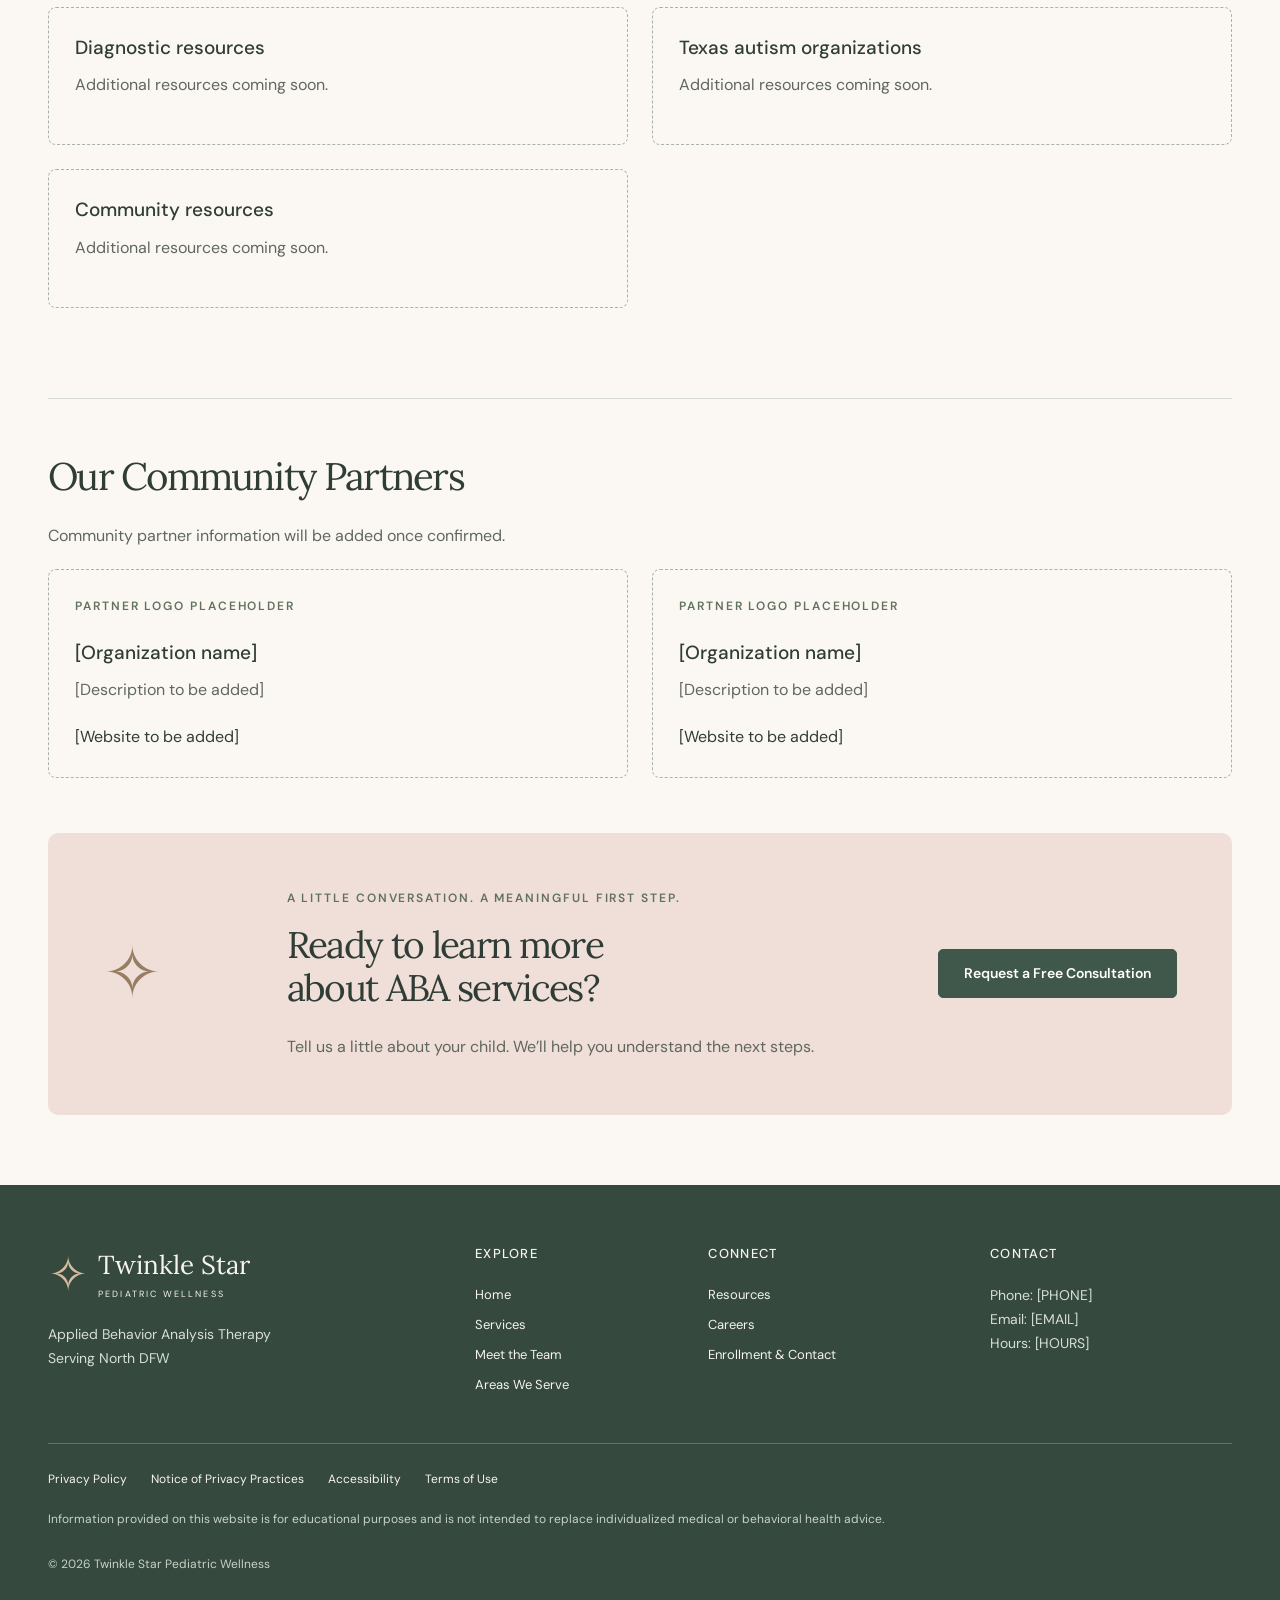
<file: resources/index.html>
<!doctype html><html lang="en"><head><meta charset="utf-8"><meta name="viewport" content="width=device-width, initial-scale=1"><title>ABA & Autism Resources for Families | Twinkle Star</title><meta name="description" content="Parent-friendly information about autism, ABA therapy, caregiver involvement, and the enrollment process from Twinkle Star Pediatric Wellness."><meta name="robots" content="noindex,nofollow"><meta name="theme-color" content="#40534b"><link rel="icon" type="image/svg+xml" href="data:image/svg+xml,%3Csvg xmlns='http://www.w3.org/2000/svg' viewBox='0 0 32 32'%3E%3Crect width='32' height='32' rx='8' fill='%2340534b'/%3E%3Cpath d='M16 4L19 13L28 16L19 19L16 28L13 19L4 16L13 13Z' fill='%23f5eadc'/%3E%3C/svg%3E"><link rel="preconnect" href="https://fonts.googleapis.com"><link rel="preconnect" href="https://fonts.gstatic.com" crossorigin><link href="https://fonts.googleapis.com/css2?family=DM+Sans:wght@400;500;600;700&family=Lora:ital,wght@0,400;0,500;1,400&display=swap" rel="stylesheet"><link rel="stylesheet" href="../style.css"><script src="../app.js" defer></script></head><body><a class="skip" href="#main">Skip to content</a><header><div class="header-inner"><a class="brand" href="../" aria-label="Twinkle Star Pediatric Wellness home"><span class="brand-star" aria-hidden="true">✧</span><span>Twinkle Star<small>PEDIATRIC WELLNESS</small></span></a><nav id="navigation" aria-label="Main navigation"><a href="../" >Home</a><a href="../services/" >Services</a><div class="nav-dropdown"><button type="button" class="dropdown-toggle " aria-expanded="false" aria-controls="about-links">About Us <span class="chevron" aria-hidden="true"></span></button><div class="dropdown-links" id="about-links" hidden><a href="../team/" >Meet the Team</a><a href="../areas/" >Areas We Serve</a><a href="../careers/" >Careers</a></div></div><a href="./" aria-current="page">Resources</a><a href="../enrollment/" >Contact</a></nav><a class="button " href="../enrollment/">Get Started</a><button class="menu-toggle" aria-label="Open navigation" aria-expanded="false" aria-controls="navigation"><span class="menu-icon" aria-hidden="true"><i></i><i></i><i></i></span><span class="menu-word">Menu</span></button></div></header><main id="main"><section class="page-intro wrap"><p class="eyebrow">A place to begin</p><h1>ABA & Autism Resources</h1><p class="lead">Clear, approachable information to help your family understand ABA and explore the next steps.</p></section><section class="wrap resource-grid"><article class="resource-card"><h2>What Is Autism Spectrum Disorder?</h2><p>Autism is a developmental condition that can influence communication, social interaction, sensory experiences, and patterns of behavior or interests. Autistic children have individual strengths and different support needs. Respectful care starts with understanding the whole child.</p></article><article class="resource-card"><h2>What Is ABA Therapy?</h2><p>Applied Behavior Analysis uses behavioral principles and data to understand behavior and teach meaningful skills. Goals are individualized, and progress is reviewed to help guide decisions about care.</p></article><article class="resource-card"><h2>Potential Benefits of ABA Therapy</h2><p>ABA therapy may help support communication, social skills, daily living skills, independence, learning, and coping skills. Treatment may also address behaviors that interfere with safety, learning, or daily life. Needs and outcomes vary for each child.</p></article><article class="resource-card"><h2>What Does ABA Therapy Look Like?</h2><p>Sessions vary depending on the child. They may include play-based learning, natural environment teaching, structured teaching when appropriate, reinforcement, and data collection. Family collaboration helps connect skills to everyday life.</p></article><article class="resource-card"><h2>Parent & Caregiver Involvement</h2><p>Families bring valuable knowledge about their child’s interests, routines, and needs. Caregiver collaboration can help identify meaningful goals and support the use of strategies across everyday situations.</p></article><article class="resource-card"><h2>Understanding the ABA Enrollment Process</h2><p>The process may include reviewing diagnosis documentation, checking insurance benefits, completing an assessment, developing a treatment plan, and obtaining authorization. Requirements and timing vary by plan and availability.</p></article></section><div class="wrap"><p class="small">Educational references: <a href="https://www.nichd.nih.gov/health/topics/autism/conditioninfo/treatments/behavioral-management" target="_blank" rel="noopener">NICHD: Behavioral therapies</a> and <a href="https://www.cdc.gov/autism/treatment/index.html" target="_blank" rel="noopener">CDC: Treatment and intervention</a>. These links are educational sources, not practice partners.</p><section class="section"><div class="section-heading"><div><p class="eyebrow">Keep learning</p><h2>Helpful Resources</h2></div><p>Additional resources coming soon.</p></div><div class="resource-grid"><article class="placeholder-card"><h3>Autism education</h3><p>Additional resources coming soon.</p></article><article class="placeholder-card"><h3>Parent support</h3><p>Additional resources coming soon.</p></article><article class="placeholder-card"><h3>Diagnostic resources</h3><p>Additional resources coming soon.</p></article><article class="placeholder-card"><h3>Texas autism organizations</h3><p>Additional resources coming soon.</p></article><article class="placeholder-card"><h3>Community resources</h3><p>Additional resources coming soon.</p></article></div></section><section class="content-section"><h2>Our Community Partners</h2><p>Community partner information will be added once confirmed.</p><div class="resource-grid"><article class="placeholder-card"><p class="eyebrow">Partner logo placeholder</p><h3>[Organization name]</h3><p>[Description to be added]</p><span>[Website to be added]</span></article><article class="placeholder-card"><p class="eyebrow">Partner logo placeholder</p><h3>[Organization name]</h3><p>[Description to be added]</p><span>[Website to be added]</span></article></div></section></div><section class="closing wrap"><span class="spark" aria-hidden="true">✧</span><div><p class="eyebrow">A little conversation. A meaningful first step.</p><h2>Ready to learn more<br>about ABA services?</h2><p>Tell us a little about your child. We’ll help you understand the next steps.</p></div><a class="button " href="../enrollment/">Request a Free Consultation</a></section></main><footer><div class="wrap footer-grid"><div><a class="brand" href="../"><span class="brand-star" aria-hidden="true">✧</span><span>Twinkle Star<small>PEDIATRIC WELLNESS</small></span></a><p>Applied Behavior Analysis Therapy<br>Serving North DFW</p></div><div><h3>Explore</h3><a href="../">Home</a><a href="../services/">Services</a><a href="../team/">Meet the Team</a><a href="../areas/">Areas We Serve</a></div><div><h3>Connect</h3><a href="./">Resources</a><a href="../careers/">Careers</a><a href="../enrollment/">Enrollment & Contact</a></div><div><h3>Contact</h3><p>Phone: [PHONE]<br>Email: [EMAIL]<br>Hours: [HOURS]</p></div></div><div class="wrap footer-bottom"><div class="legal-links"><a href="../privacy/">Privacy Policy</a><a href="../notice/">Notice of Privacy Practices</a><a href="../accessibility/">Accessibility</a><a href="../terms/">Terms of Use</a></div><p>Information provided on this website is for educational purposes and is not intended to replace individualized medical or behavioral health advice.</p><span>© 2026 Twinkle Star Pediatric Wellness</span></div></footer></body></html>
</file>
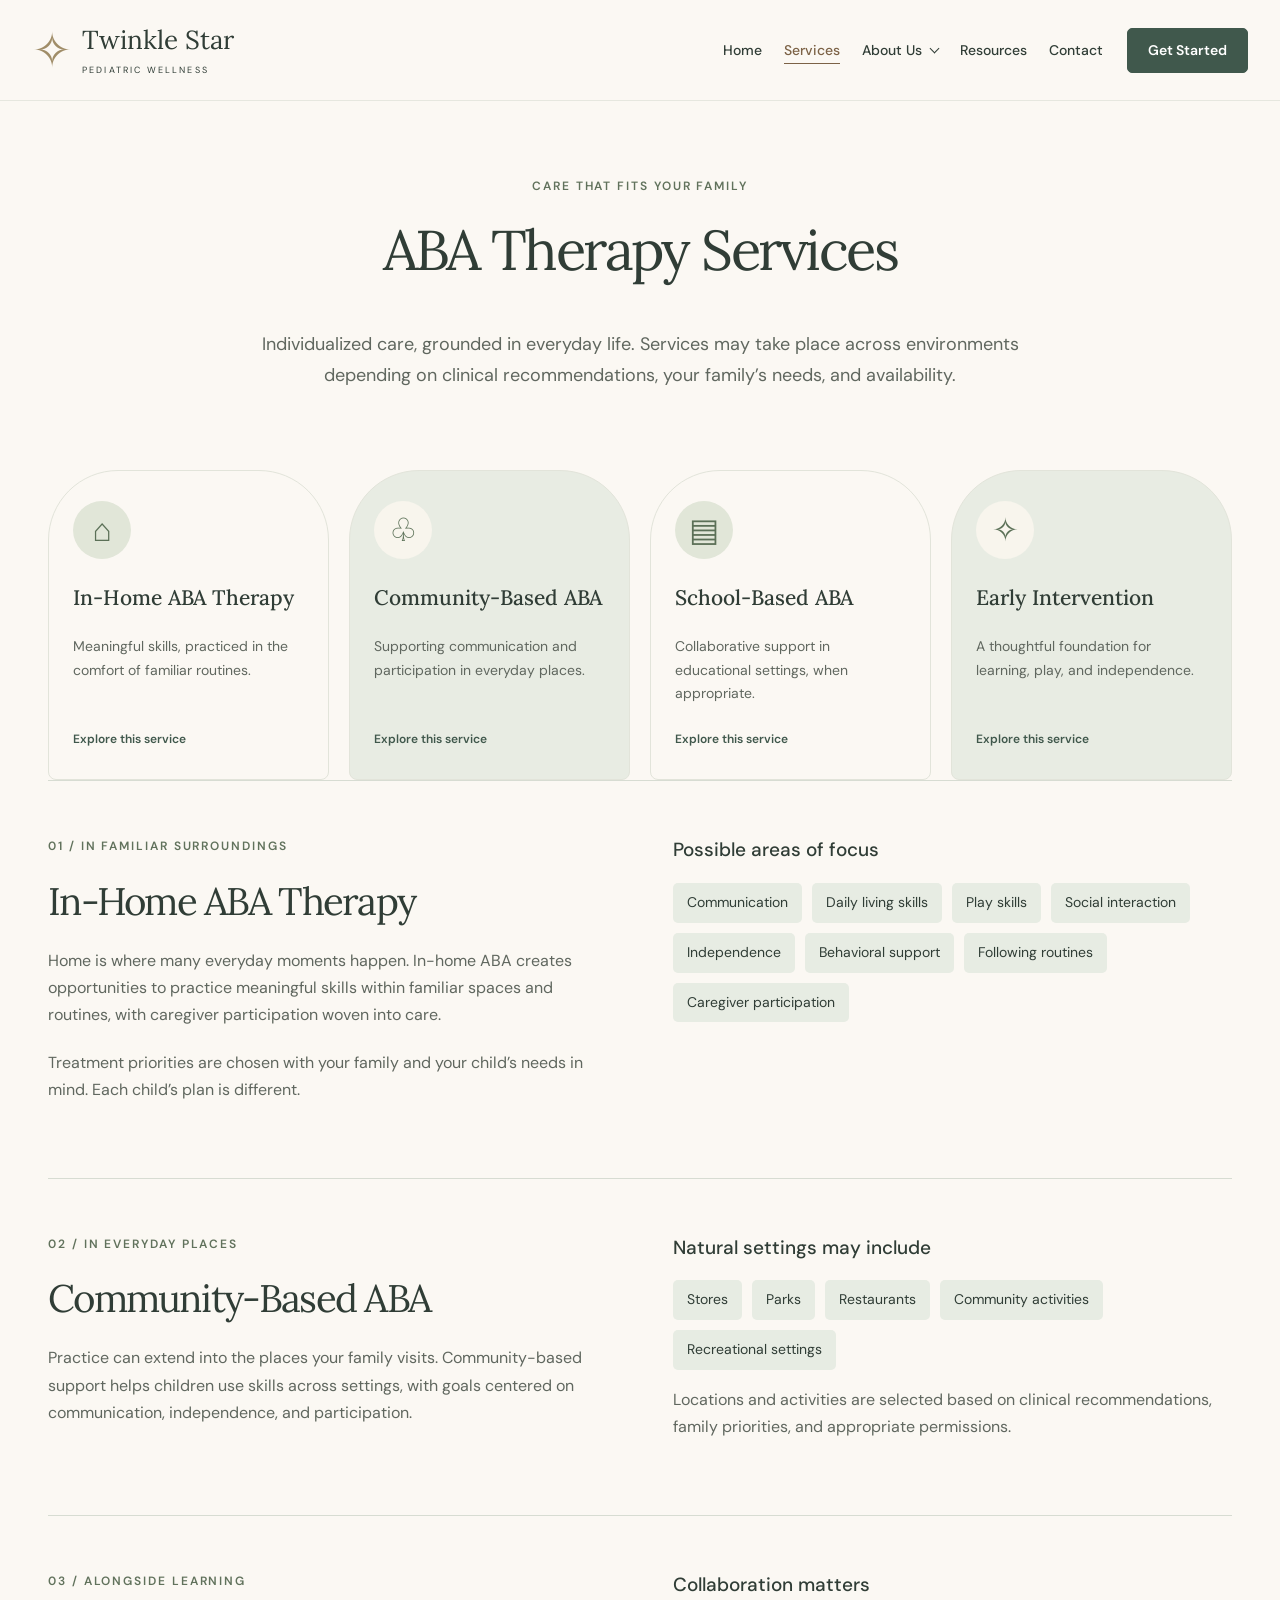
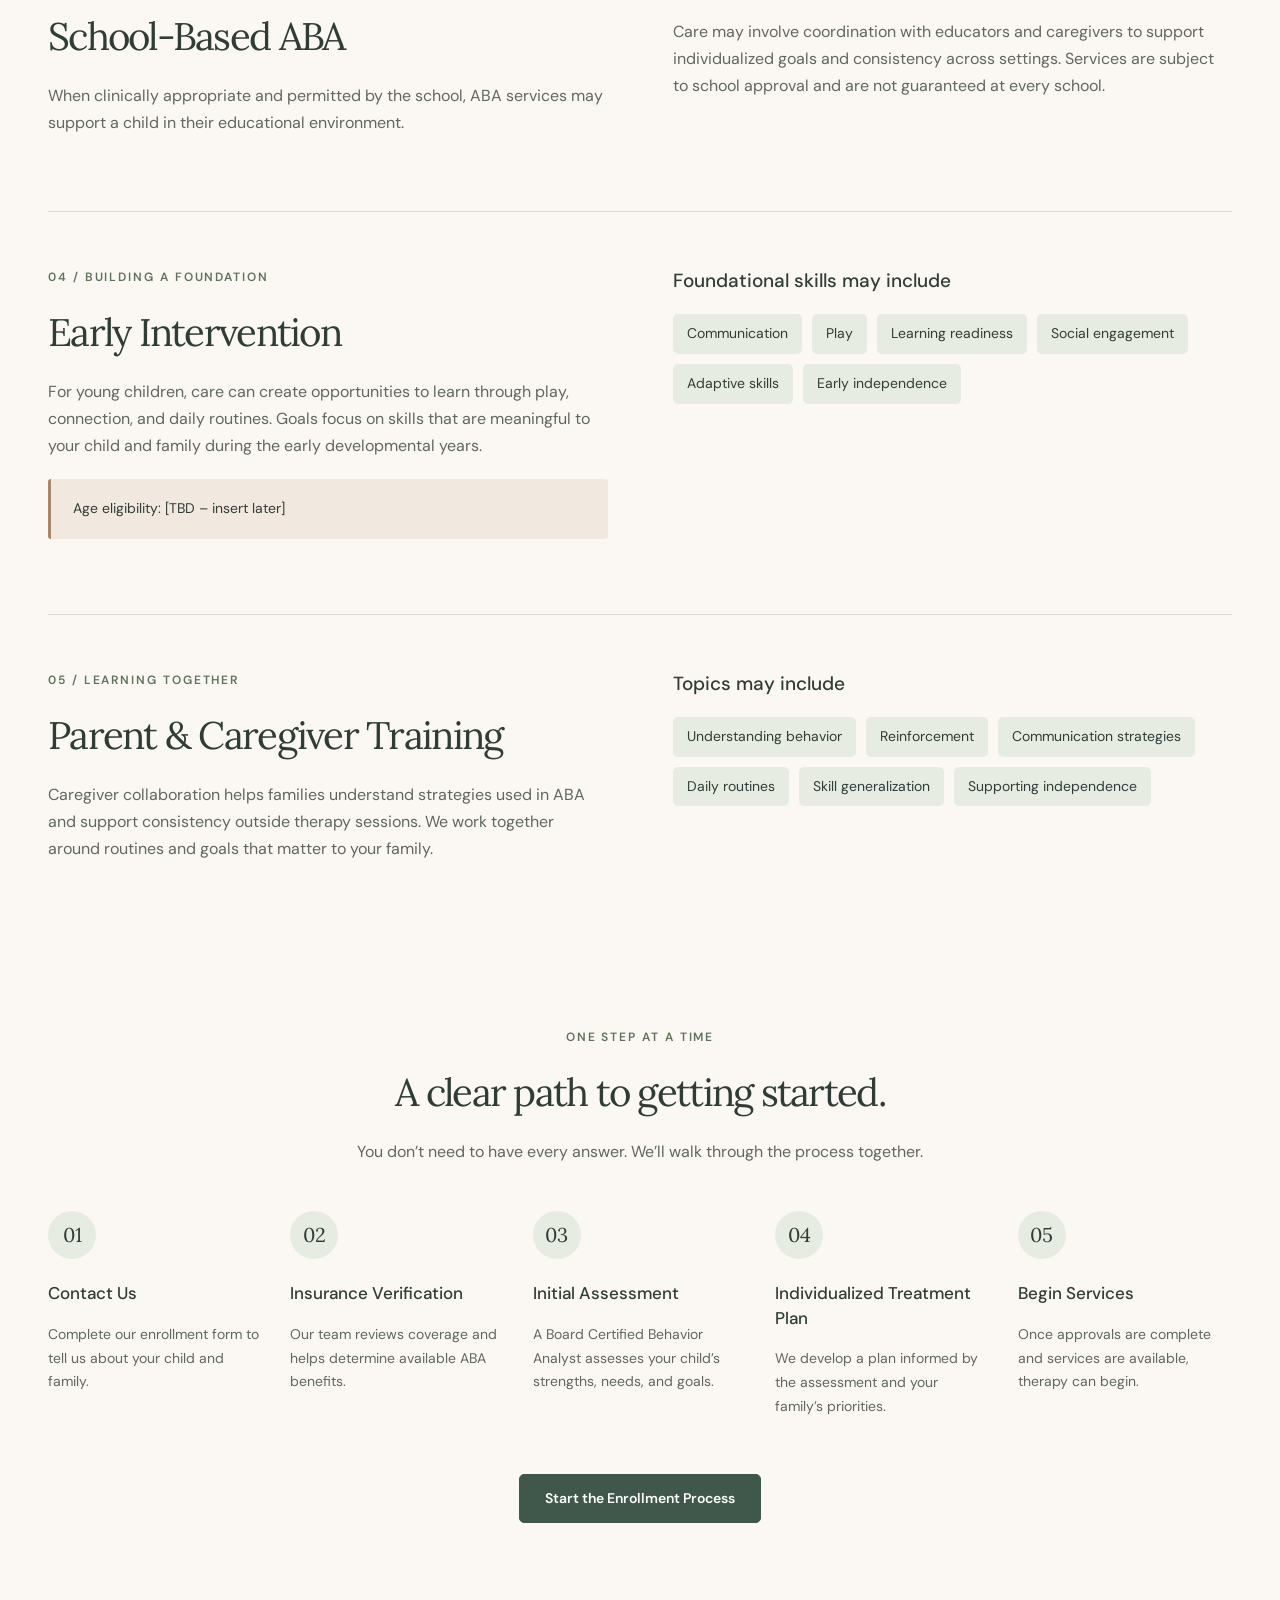
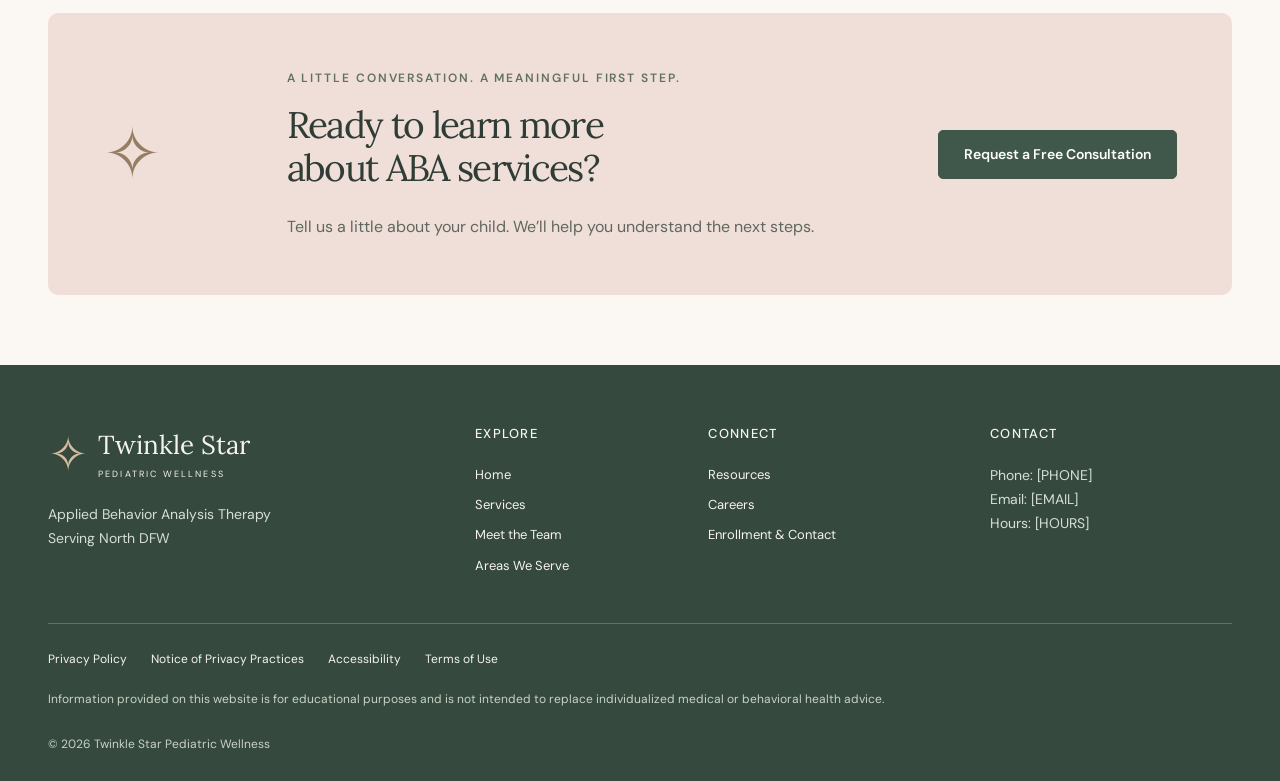
<file: services/index.html>
<!doctype html><html lang="en"><head><meta charset="utf-8"><meta name="viewport" content="width=device-width, initial-scale=1"><title>ABA Therapy Services in North DFW | Twinkle Star</title><meta name="description" content="Explore individualized in-home, community, school-based, early intervention ABA services and caregiver training in North DFW."><meta name="robots" content="noindex,nofollow"><meta name="theme-color" content="#40534b"><link rel="icon" type="image/svg+xml" href="data:image/svg+xml,%3Csvg xmlns='http://www.w3.org/2000/svg' viewBox='0 0 32 32'%3E%3Crect width='32' height='32' rx='8' fill='%2340534b'/%3E%3Cpath d='M16 4L19 13L28 16L19 19L16 28L13 19L4 16L13 13Z' fill='%23f5eadc'/%3E%3C/svg%3E"><link rel="preconnect" href="https://fonts.googleapis.com"><link rel="preconnect" href="https://fonts.gstatic.com" crossorigin><link href="https://fonts.googleapis.com/css2?family=DM+Sans:wght@400;500;600;700&family=Lora:ital,wght@0,400;0,500;1,400&display=swap" rel="stylesheet"><link rel="stylesheet" href="../style.css"><script src="../app.js" defer></script></head><body><a class="skip" href="#main">Skip to content</a><header><div class="header-inner"><a class="brand" href="../" aria-label="Twinkle Star Pediatric Wellness home"><span class="brand-star" aria-hidden="true">✧</span><span>Twinkle Star<small>PEDIATRIC WELLNESS</small></span></a><nav id="navigation" aria-label="Main navigation"><a href="../" >Home</a><a href="./" aria-current="page">Services</a><div class="nav-dropdown"><button type="button" class="dropdown-toggle " aria-expanded="false" aria-controls="about-links">About Us <span class="chevron" aria-hidden="true"></span></button><div class="dropdown-links" id="about-links" hidden><a href="../team/" >Meet the Team</a><a href="../areas/" >Areas We Serve</a><a href="../careers/" >Careers</a></div></div><a href="../resources/" >Resources</a><a href="../enrollment/" >Contact</a></nav><a class="button " href="../enrollment/">Get Started</a><button class="menu-toggle" aria-label="Open navigation" aria-expanded="false" aria-controls="navigation"><span class="menu-icon" aria-hidden="true"><i></i><i></i><i></i></span><span class="menu-word">Menu</span></button></div></header><main id="main"><section class="page-intro wrap"><p class="eyebrow">Care that fits your family</p><h1>ABA Therapy Services</h1><p class="lead">Individualized care, grounded in everyday life. Services may take place across environments depending on clinical recommendations, your family’s needs, and availability.</p></section><div class="wrap"><div class="service-grid"><a class="service-card" href="#in-home"><span class="icon" aria-hidden="true">⌂</span><h3>In-Home ABA Therapy</h3><p>Meaningful skills, practiced in the comfort of familiar routines.</p><span class="text-link">Explore this service</span></a><a class="service-card" href="#community"><span class="icon" aria-hidden="true">♧</span><h3>Community-Based ABA</h3><p>Supporting communication and participation in everyday places.</p><span class="text-link">Explore this service</span></a><a class="service-card" href="#school"><span class="icon" aria-hidden="true">▤</span><h3>School-Based ABA</h3><p>Collaborative support in educational settings, when appropriate.</p><span class="text-link">Explore this service</span></a><a class="service-card" href="#early"><span class="icon" aria-hidden="true">✧</span><h3>Early Intervention</h3><p>A thoughtful foundation for learning, play, and independence.</p><span class="text-link">Explore this service</span></a></div><section class="content-section two-col" id="in-home"><div><p class="eyebrow">01 / In familiar surroundings</p><h2>In-Home ABA Therapy</h2><p>Home is where many everyday moments happen. In-home ABA creates opportunities to practice meaningful skills within familiar spaces and routines, with caregiver participation woven into care.</p><p>Treatment priorities are chosen with your family and your child’s needs in mind. Each child’s plan is different.</p></div><div><h3>Possible areas of focus</h3><ul class="pill-list"><li>Communication</li><li>Daily living skills</li><li>Play skills</li><li>Social interaction</li><li>Independence</li><li>Behavioral support</li><li>Following routines</li><li>Caregiver participation</li></ul></div></section><section class="content-section two-col" id="community"><div><p class="eyebrow">02 / In everyday places</p><h2>Community-Based ABA</h2><p>Practice can extend into the places your family visits. Community-based support helps children use skills across settings, with goals centered on communication, independence, and participation.</p></div><div><h3>Natural settings may include</h3><ul class="pill-list"><li>Stores</li><li>Parks</li><li>Restaurants</li><li>Community activities</li><li>Recreational settings</li></ul><p>Locations and activities are selected based on clinical recommendations, family priorities, and appropriate permissions.</p></div></section><section class="content-section two-col" id="school"><div><p class="eyebrow">03 / Alongside learning</p><h2>School-Based ABA</h2><p>When clinically appropriate and permitted by the school, ABA services may support a child in their educational environment.</p></div><div><h3>Collaboration matters</h3><p>Care may involve coordination with educators and caregivers to support individualized goals and consistency across settings. Services are subject to school approval and are not guaranteed at every school.</p></div></section><section class="content-section two-col" id="early"><div><p class="eyebrow">04 / Building a foundation</p><h2>Early Intervention</h2><p>For young children, care can create opportunities to learn through play, connection, and daily routines. Goals focus on skills that are meaningful to your child and family during the early developmental years.</p><p class="notice">Age eligibility: [TBD – insert later]</p></div><div><h3>Foundational skills may include</h3><ul class="pill-list"><li>Communication</li><li>Play</li><li>Learning readiness</li><li>Social engagement</li><li>Adaptive skills</li><li>Early independence</li></ul></div></section><section class="content-section two-col"><div><p class="eyebrow">05 / Learning together</p><h2>Parent & Caregiver Training</h2><p>Caregiver collaboration helps families understand strategies used in ABA and support consistency outside therapy sessions. We work together around routines and goals that matter to your family.</p></div><div><h3>Topics may include</h3><ul class="pill-list"><li>Understanding behavior</li><li>Reinforcement</li><li>Communication strategies</li><li>Daily routines</li><li>Skill generalization</li><li>Supporting independence</li></ul></div></section></div><section class="section wrap center"><p class="eyebrow">One step at a time</p><h2>A clear path to getting started.</h2><p>You don’t need to have every answer. We’ll walk through the process together.</p><ol class="steps"><li><span class="step-number">01</span><h3>Contact Us</h3><p>Complete our enrollment form to tell us about your child and family.</p></li><li><span class="step-number">02</span><h3>Insurance Verification</h3><p>Our team reviews coverage and helps determine available ABA benefits.</p></li><li><span class="step-number">03</span><h3>Initial Assessment</h3><p>A Board Certified Behavior Analyst assesses your child’s strengths, needs, and goals.</p></li><li><span class="step-number">04</span><h3>Individualized Treatment Plan</h3><p>We develop a plan informed by the assessment and your family’s priorities.</p></li><li><span class="step-number">05</span><h3>Begin Services</h3><p>Once approvals are complete and services are available, therapy can begin.</p></li></ol><a class="button " href="../enrollment/">Start the Enrollment Process</a></section><section class="closing wrap"><span class="spark" aria-hidden="true">✧</span><div><p class="eyebrow">A little conversation. A meaningful first step.</p><h2>Ready to learn more<br>about ABA services?</h2><p>Tell us a little about your child. We’ll help you understand the next steps.</p></div><a class="button " href="../enrollment/">Request a Free Consultation</a></section></main><footer><div class="wrap footer-grid"><div><a class="brand" href="../"><span class="brand-star" aria-hidden="true">✧</span><span>Twinkle Star<small>PEDIATRIC WELLNESS</small></span></a><p>Applied Behavior Analysis Therapy<br>Serving North DFW</p></div><div><h3>Explore</h3><a href="../">Home</a><a href="./">Services</a><a href="../team/">Meet the Team</a><a href="../areas/">Areas We Serve</a></div><div><h3>Connect</h3><a href="../resources/">Resources</a><a href="../careers/">Careers</a><a href="../enrollment/">Enrollment & Contact</a></div><div><h3>Contact</h3><p>Phone: [PHONE]<br>Email: [EMAIL]<br>Hours: [HOURS]</p></div></div><div class="wrap footer-bottom"><div class="legal-links"><a href="../privacy/">Privacy Policy</a><a href="../notice/">Notice of Privacy Practices</a><a href="../accessibility/">Accessibility</a><a href="../terms/">Terms of Use</a></div><p>Information provided on this website is for educational purposes and is not intended to replace individualized medical or behavioral health advice.</p><span>© 2026 Twinkle Star Pediatric Wellness</span></div></footer></body></html>
</file>
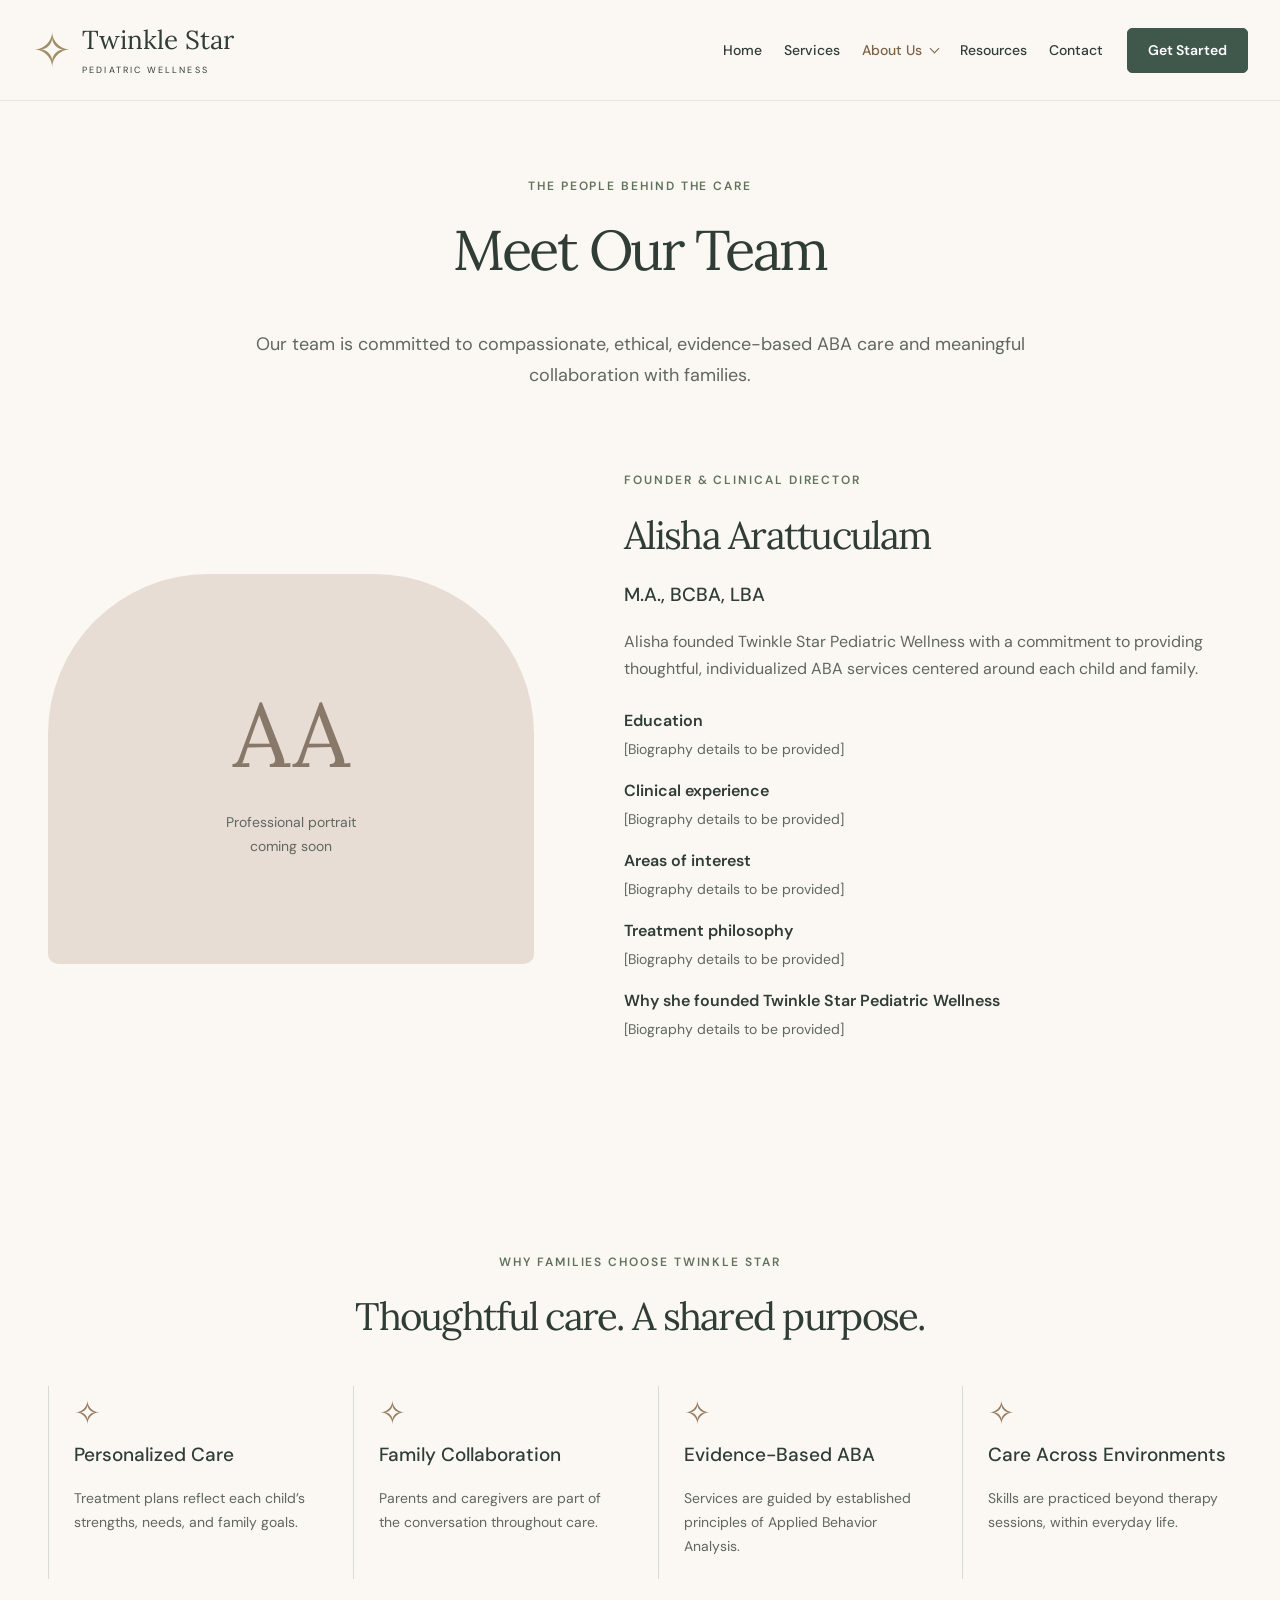
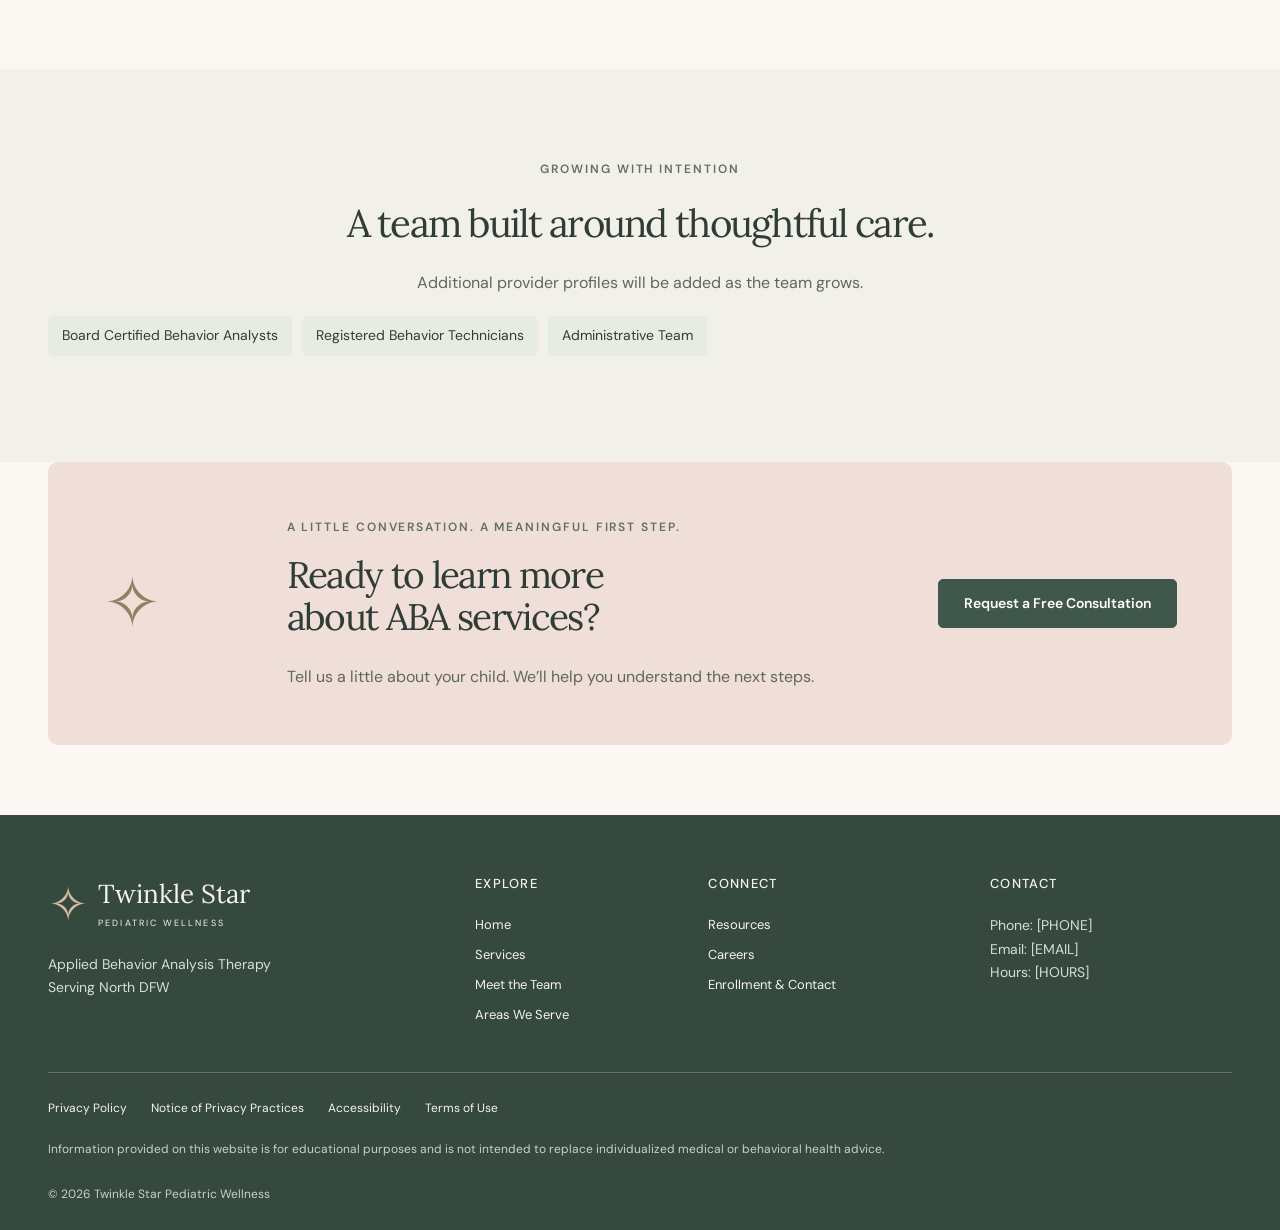
<file: team/index.html>
<!doctype html><html lang="en"><head><meta charset="utf-8"><meta name="viewport" content="width=device-width, initial-scale=1"><title>Meet Our Team | Twinkle Star Pediatric Wellness</title><meta name="description" content="Meet Alisha Arattuculam, M.A., BCBA, LBA, Founder and Clinical Director of Twinkle Star Pediatric Wellness in North DFW."><meta name="robots" content="noindex,nofollow"><meta name="theme-color" content="#40534b"><link rel="icon" type="image/svg+xml" href="data:image/svg+xml,%3Csvg xmlns='http://www.w3.org/2000/svg' viewBox='0 0 32 32'%3E%3Crect width='32' height='32' rx='8' fill='%2340534b'/%3E%3Cpath d='M16 4L19 13L28 16L19 19L16 28L13 19L4 16L13 13Z' fill='%23f5eadc'/%3E%3C/svg%3E"><link rel="preconnect" href="https://fonts.googleapis.com"><link rel="preconnect" href="https://fonts.gstatic.com" crossorigin><link href="https://fonts.googleapis.com/css2?family=DM+Sans:wght@400;500;600;700&family=Lora:ital,wght@0,400;0,500;1,400&display=swap" rel="stylesheet"><link rel="stylesheet" href="../style.css"><script src="../app.js" defer></script></head><body><a class="skip" href="#main">Skip to content</a><header><div class="header-inner"><a class="brand" href="../" aria-label="Twinkle Star Pediatric Wellness home"><span class="brand-star" aria-hidden="true">✧</span><span>Twinkle Star<small>PEDIATRIC WELLNESS</small></span></a><nav id="navigation" aria-label="Main navigation"><a href="../" >Home</a><a href="../services/" >Services</a><div class="nav-dropdown"><button type="button" class="dropdown-toggle current-group" aria-expanded="false" aria-controls="about-links">About Us <span class="chevron" aria-hidden="true"></span></button><div class="dropdown-links" id="about-links" hidden><a href="./" aria-current="page">Meet the Team</a><a href="../areas/" >Areas We Serve</a><a href="../careers/" >Careers</a></div></div><a href="../resources/" >Resources</a><a href="../enrollment/" >Contact</a></nav><a class="button " href="../enrollment/">Get Started</a><button class="menu-toggle" aria-label="Open navigation" aria-expanded="false" aria-controls="navigation"><span class="menu-icon" aria-hidden="true"><i></i><i></i><i></i></span><span class="menu-word">Menu</span></button></div></header><main id="main"><section class="page-intro wrap"><p class="eyebrow">The people behind the care</p><h1>Meet Our Team</h1><p class="lead">Our team is committed to compassionate, ethical, evidence-based ABA care and meaningful collaboration with families.</p></section><section class="wrap founder" style="padding-top:0"><div class="portrait"><span aria-hidden="true">AA</span><p>Professional portrait<br>coming soon</p></div><div><p class="eyebrow">Founder & Clinical Director</p><h2>Alisha Arattuculam</h2><h3>M.A., BCBA, LBA</h3><p>Alisha founded Twinkle Star Pediatric Wellness with a commitment to providing thoughtful, individualized ABA services centered around each child and family.</p><dl class="bio-list"><dt>Education</dt><dd>[Biography details to be provided]</dd><dt>Clinical experience</dt><dd>[Biography details to be provided]</dd><dt>Areas of interest</dt><dd>[Biography details to be provided]</dd><dt>Treatment philosophy</dt><dd>[Biography details to be provided]</dd><dt>Why she founded Twinkle Star Pediatric Wellness</dt><dd>[Biography details to be provided]</dd></dl></div></section><section class="section wrap"><div class="center"><p class="eyebrow">Why families choose Twinkle Star</p><h2>Thoughtful care. A shared purpose.</h2></div><div class="trust-grid"><div><span aria-hidden="true">✧</span><h3>Personalized Care</h3><p>Treatment plans reflect each child’s strengths, needs, and family goals.</p></div><div><span aria-hidden="true">✧</span><h3>Family Collaboration</h3><p>Parents and caregivers are part of the conversation throughout care.</p></div><div><span aria-hidden="true">✧</span><h3>Evidence-Based ABA</h3><p>Services are guided by established principles of Applied Behavior Analysis.</p></div><div><span aria-hidden="true">✧</span><h3>Care Across Environments</h3><p>Skills are practiced beyond therapy sessions, within everyday life.</p></div></div></section><section class="tinted"><div class="section wrap center"><p class="eyebrow">Growing with intention</p><h2>A team built around thoughtful care.</h2><p>Additional provider profiles will be added as the team grows.</p><ul class="pill-list"><li>Board Certified Behavior Analysts</li><li>Registered Behavior Technicians</li><li>Administrative Team</li></ul></div></section><section class="closing wrap"><span class="spark" aria-hidden="true">✧</span><div><p class="eyebrow">A little conversation. A meaningful first step.</p><h2>Ready to learn more<br>about ABA services?</h2><p>Tell us a little about your child. We’ll help you understand the next steps.</p></div><a class="button " href="../enrollment/">Request a Free Consultation</a></section></main><footer><div class="wrap footer-grid"><div><a class="brand" href="../"><span class="brand-star" aria-hidden="true">✧</span><span>Twinkle Star<small>PEDIATRIC WELLNESS</small></span></a><p>Applied Behavior Analysis Therapy<br>Serving North DFW</p></div><div><h3>Explore</h3><a href="../">Home</a><a href="../services/">Services</a><a href="./">Meet the Team</a><a href="../areas/">Areas We Serve</a></div><div><h3>Connect</h3><a href="../resources/">Resources</a><a href="../careers/">Careers</a><a href="../enrollment/">Enrollment & Contact</a></div><div><h3>Contact</h3><p>Phone: [PHONE]<br>Email: [EMAIL]<br>Hours: [HOURS]</p></div></div><div class="wrap footer-bottom"><div class="legal-links"><a href="../privacy/">Privacy Policy</a><a href="../notice/">Notice of Privacy Practices</a><a href="../accessibility/">Accessibility</a><a href="../terms/">Terms of Use</a></div><p>Information provided on this website is for educational purposes and is not intended to replace individualized medical or behavioral health advice.</p><span>© 2026 Twinkle Star Pediatric Wellness</span></div></footer></body></html>
</file>
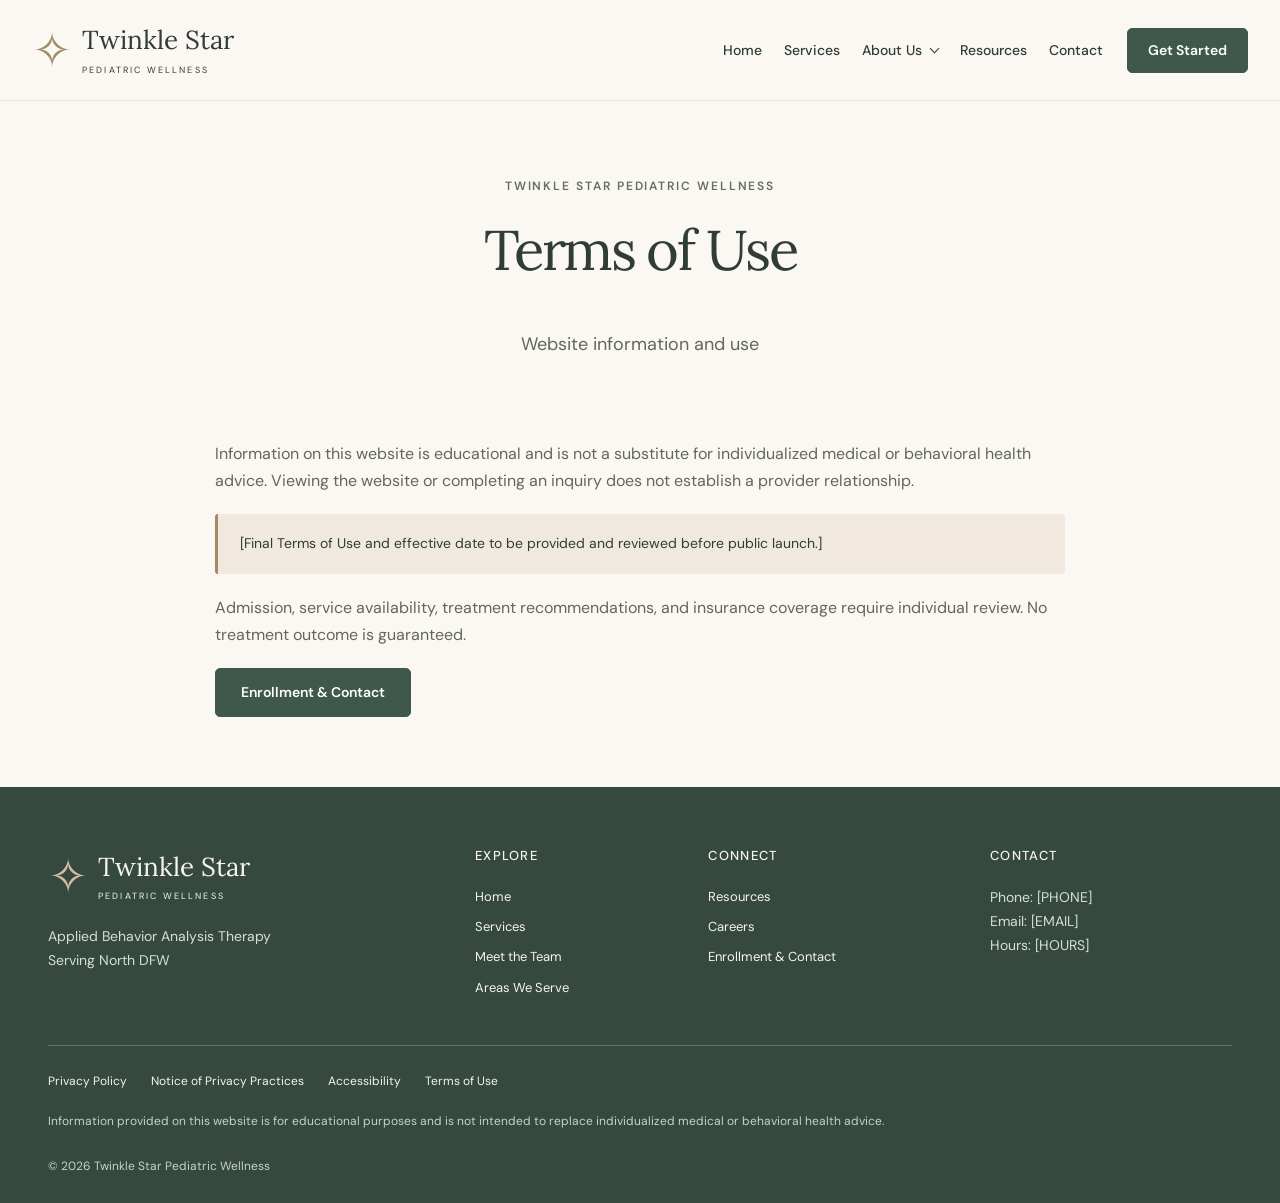
<file: terms/index.html>
<!doctype html><html lang="en"><head><meta charset="utf-8"><meta name="viewport" content="width=device-width, initial-scale=1"><title>Terms of Use | Twinkle Star Pediatric Wellness</title><meta name="description" content="Terms of Use information for the Twinkle Star Pediatric Wellness website."><meta name="robots" content="noindex,nofollow"><meta name="theme-color" content="#40534b"><link rel="icon" type="image/svg+xml" href="data:image/svg+xml,%3Csvg xmlns='http://www.w3.org/2000/svg' viewBox='0 0 32 32'%3E%3Crect width='32' height='32' rx='8' fill='%2340534b'/%3E%3Cpath d='M16 4L19 13L28 16L19 19L16 28L13 19L4 16L13 13Z' fill='%23f5eadc'/%3E%3C/svg%3E"><link rel="preconnect" href="https://fonts.googleapis.com"><link rel="preconnect" href="https://fonts.gstatic.com" crossorigin><link href="https://fonts.googleapis.com/css2?family=DM+Sans:wght@400;500;600;700&family=Lora:ital,wght@0,400;0,500;1,400&display=swap" rel="stylesheet"><link rel="stylesheet" href="../style.css"><script src="../app.js" defer></script></head><body><a class="skip" href="#main">Skip to content</a><header><div class="header-inner"><a class="brand" href="../" aria-label="Twinkle Star Pediatric Wellness home"><span class="brand-star" aria-hidden="true">✧</span><span>Twinkle Star<small>PEDIATRIC WELLNESS</small></span></a><nav id="navigation" aria-label="Main navigation"><a href="../" >Home</a><a href="../services/" >Services</a><div class="nav-dropdown"><button type="button" class="dropdown-toggle " aria-expanded="false" aria-controls="about-links">About Us <span class="chevron" aria-hidden="true"></span></button><div class="dropdown-links" id="about-links" hidden><a href="../team/" >Meet the Team</a><a href="../areas/" >Areas We Serve</a><a href="../careers/" >Careers</a></div></div><a href="../resources/" >Resources</a><a href="../enrollment/" >Contact</a></nav><a class="button " href="../enrollment/">Get Started</a><button class="menu-toggle" aria-label="Open navigation" aria-expanded="false" aria-controls="navigation"><span class="menu-icon" aria-hidden="true"><i></i><i></i><i></i></span><span class="menu-word">Menu</span></button></div></header><main id="main"><section class="page-intro wrap"><p class="eyebrow">Twinkle Star Pediatric Wellness</p><h1>Terms of Use</h1><p class="lead">Website information and use</p></section><section class="wrap policy"><p>Information on this website is educational and is not a substitute for individualized medical or behavioral health advice. Viewing the website or completing an inquiry does not establish a provider relationship.</p><p class="notice">[Final Terms of Use and effective date to be provided and reviewed before public launch.]</p><p>Admission, service availability, treatment recommendations, and insurance coverage require individual review. No treatment outcome is guaranteed.</p><a class="button " href="../enrollment/">Enrollment & Contact</a></section></main><footer><div class="wrap footer-grid"><div><a class="brand" href="../"><span class="brand-star" aria-hidden="true">✧</span><span>Twinkle Star<small>PEDIATRIC WELLNESS</small></span></a><p>Applied Behavior Analysis Therapy<br>Serving North DFW</p></div><div><h3>Explore</h3><a href="../">Home</a><a href="../services/">Services</a><a href="../team/">Meet the Team</a><a href="../areas/">Areas We Serve</a></div><div><h3>Connect</h3><a href="../resources/">Resources</a><a href="../careers/">Careers</a><a href="../enrollment/">Enrollment & Contact</a></div><div><h3>Contact</h3><p>Phone: [PHONE]<br>Email: [EMAIL]<br>Hours: [HOURS]</p></div></div><div class="wrap footer-bottom"><div class="legal-links"><a href="../privacy/">Privacy Policy</a><a href="../notice/">Notice of Privacy Practices</a><a href="../accessibility/">Accessibility</a><a href="./">Terms of Use</a></div><p>Information provided on this website is for educational purposes and is not intended to replace individualized medical or behavioral health advice.</p><span>© 2026 Twinkle Star Pediatric Wellness</span></div></footer></body></html>
</file>
<file: style.css>
:root{--cream:#fbf8f3;--ink:#303d36;--green:#40584c;--sage:#e7ece3;--blush:#efdfd8;--muted:#60675f;--line:#d7dcd2;--serif:'Lora',Georgia,serif;--sans:'DM Sans',Arial,sans-serif}*{box-sizing:border-box}html{scroll-behavior:smooth;scroll-padding-top:110px}body{margin:0;background:var(--cream);color:var(--ink);font:16px/1.7 var(--sans)}a{color:inherit}button,input,select,textarea{font:inherit}img{max-width:100%;display:block}h1,h2,h3,p{margin-top:0}h1,h2{font-family:var(--serif);font-weight:400;letter-spacing:-.045em;line-height:1.15}h1{font-size:clamp(40px,4.45vw,68px)}h2{font-size:clamp(32px,3vw,46px);margin-bottom:24px}h3{font-size:19px;font-weight:500;line-height:1.45}p{color:var(--muted);margin-bottom:20px}em{font-weight:400;color:#6a7c65}a,button{transition:background .18s,color .18s,transform .18s}a:focus-visible,button:focus-visible,input:focus-visible,select:focus-visible,textarea:focus-visible,summary:focus-visible{outline:3px solid #a26b48;outline-offset:5px}.wrap{width:min(1240px,calc(100% - 96px));margin-inline:auto}.section{padding-block:90px}.eyebrow{text-transform:uppercase;letter-spacing:.16em;font-weight:600;font-size:12px;color:#61725c;margin-bottom:22px}.button{display:inline-flex;align-items:center;justify-content:center;min-height:48px;padding:13px 25px;background:var(--green);color:white;text-decoration:none;border:1px solid var(--green);border-radius:5px;font-size:14px;font-weight:600;cursor:pointer;white-space:normal;line-height:1.5}.button:hover{background:#2d4136;transform:translateY(-2px)}.button.secondary{background:transparent;color:var(--green);border-color:#a2ada0}.button.secondary:hover{background:var(--sage)}header{position:sticky;top:0;z-index:10;background:rgba(251,248,243,.97);border-bottom:1px solid #e6e7df}.header-inner{width:min(1400px,calc(100% - 64px));margin:auto;min-height:100px;display:flex;align-items:center;gap:24px}.brand{display:flex;align-items:center;text-decoration:none;gap:10px;font-family:var(--serif);font-size:26px;line-height:1.2;white-space:nowrap}.brand small{display:block;font:9px var(--sans);letter-spacing:.24em;margin-top:8px}.brand-star{font-size:48px;color:#a08d68;font-weight:400}nav{display:flex;align-items:center;gap:22px;margin-left:auto}nav a{font-size:13px;text-decoration:none;white-space:nowrap;padding:10px 0}nav a:hover,nav a[aria-current]{color:#7c6246;text-decoration:underline;text-underline-offset:8px}.header-inner>.button{padding:11px 20px;min-height:44px}.menu-toggle{display:none}.hero{display:grid;grid-template-columns:1.03fr 1fr;gap:64px;align-items:center;padding-block:64px 70px}.hero-copy>p:not(.eyebrow){max-width:520px}.hero h1{margin-bottom:22px}.hero-subtitle{font-size:22px;color:var(--ink);font-family:var(--serif)}.actions{display:flex;flex-wrap:wrap;gap:14px;margin-top:30px}.hero-note{font-size:12px;margin-top:29px;margin-bottom:0}.hero-note span{font-size:22px;color:#a28b69;margin-right:8px}.hero-photo{height:555px;position:relative;border-radius:180px 180px 12px 12px;background:var(--sage);isolation:isolate}.hero-photo img{width:100%;height:100%;object-fit:cover;border-radius:inherit;object-position:49% center}.photo-label{position:absolute;bottom:26px;left:-26px;padding:22px 28px;background:var(--cream);font-family:var(--serif);font-size:23px;line-height:1.4;border-radius:4px;box-shadow:0 7px 30px #1e30200c}.photo-label em{font-size:18px}.photo-star{position:absolute;right:-24px;top:36px;font-size:83px;color:#a28b69;line-height:1}.values-strip{display:flex;justify-content:center;gap:50px;align-items:center;padding:23px;background:var(--sage);font-size:13px;letter-spacing:.03em}.values-strip i{font-size:22px;color:#8c987e}.intro-split{display:grid;grid-template-columns:1fr 1fr;gap:90px;align-items:center}.text-link{text-underline-offset:7px;text-decoration-thickness:1px;color:var(--green);font-size:14px;font-weight:600}.tinted{background:#f1f0e9}.section-heading{display:flex;justify-content:space-between;align-items:center;gap:30px;margin-bottom:35px}.section-heading h2{margin-bottom:0}.service-grid{display:grid;grid-template-columns:repeat(4,1fr);gap:20px}.service-card{display:flex;flex-direction:column;background:var(--cream);border:1px solid #e2e4da;border-radius:70px 70px 8px 8px;text-decoration:none;padding:30px 24px;min-height:310px}.service-card:nth-child(even){background:#e8ece3}.service-card:hover{transform:translateY(-5px);box-shadow:0 10px 24px #273b3010}.service-card h3{font-family:var(--serif);font-size:21px}.service-card p{font-size:14px}.service-card .text-link{margin-top:auto;font-size:12px}.icon{width:58px;height:58px;display:grid;place-items:center;border-radius:50%;background:#e1e6d8;color:#5b7057;font-size:32px;margin-bottom:24px}.service-card:nth-child(even) .icon{background:#f8f5ed}.center{text-align:center}.trust-grid{display:grid;grid-template-columns:repeat(4,1fr);gap:35px;margin-top:48px}.trust-grid>div{border-left:1px solid var(--line);padding-left:25px}.trust-grid span{color:#967c61;font-size:32px}.trust-grid p{font-size:14px}.steps{list-style:none;display:grid;grid-template-columns:repeat(5,1fr);padding:0;margin:46px 0 35px;gap:28px;text-align:left}.step-number{display:flex;width:48px;height:48px;align-items:center;justify-content:center;background:var(--sage);border-radius:50%;font-family:var(--serif);font-size:20px;margin-bottom:22px}.steps h3{font-size:17px}.steps p{font-size:14px}.insurance{background:var(--sage);display:grid;grid-template-columns:1fr 1.1fr;gap:65px;padding:50px;border-radius:10px}.insurance h3{font-size:15px}.insurer-grid{display:grid;grid-template-columns:repeat(3,1fr);gap:12px}.insurer-grid span{padding:18px 8px;border:1px dashed #a9b3a1;border-radius:5px;text-align:center;color:#65715f;font-size:14px}.insurer-grid small{font-size:12px}.small{font-size:12px;margin-top:16px;margin-bottom:0}.founder{padding-block:95px;display:grid;grid-template-columns:.8fr 1fr;gap:90px;align-items:center}.portrait{min-height:390px;display:flex;flex-direction:column;align-items:center;justify-content:center;background:#e8ddd5;border-radius:160px 160px 10px 10px;text-align:center}.portrait>span{font-family:var(--serif);font-size:90px;color:#887869}.portrait p{font-size:14px}.role{font-size:13px;color:#66755e}.closing{background:var(--blush);padding:55px;display:flex;align-items:center;justify-content:space-between;gap:36px;border-radius:10px;margin-bottom:70px}.closing h2{font-size:37px}.closing p{margin-bottom:0}.closing .eyebrow{margin-bottom:16px}.spark{font-size:70px;color:#967e63}footer{background:#35493e;color:#f6f4ed;padding-block:60px 24px}footer p{color:#d7dfd5;font-size:14px}footer .brand-star{color:#d4bda0}footer a:hover{color:#e8c7b6}.footer-grid{display:grid;grid-template-columns:1.6fr .8fr 1fr 1fr;gap:40px}.footer-grid h3{font-size:13px;text-transform:uppercase;letter-spacing:.1em;margin-bottom:20px}.footer-grid>div>a:not(.brand){display:block;text-decoration:none;font-size:13px;margin:8px 0}.footer-grid .brand{margin-bottom:20px}.footer-bottom{margin-top:38px;padding-top:25px;border-top:1px solid #657364}.footer-bottom p,.footer-bottom>span{font-size:12px;color:#c8d3c6}.legal-links{display:flex;flex-wrap:wrap;gap:24px;margin-bottom:20px}.legal-links a{font-size:12px;text-decoration:none}.skip{position:fixed;top:-100px;background:white;padding:15px;z-index:99}.skip:focus{top:10px}.page-intro{padding-block:75px 60px;max-width:1000px;text-align:center}.page-intro .lead{font-size:18px;max-width:800px;margin-inline:auto}.page-intro h1{font-size:56px}.content-section{padding:55px 0;border-top:1px solid var(--line)}.two-col{display:grid;grid-template-columns:1fr 1fr;gap:65px}.pill-list{list-style:none;padding:0;display:flex;gap:10px;flex-wrap:wrap}.pill-list li{background:var(--sage);border-radius:5px;padding:8px 14px;font-size:14px}.notice{border-left:3px solid #a88767;background:#f1e8df;padding:18px 22px;border-radius:3px;font-size:14px;color:var(--ink)}.resource-grid{display:grid;grid-template-columns:repeat(2,1fr);gap:24px}.resource-card{background:white;border:1px solid var(--line);border-radius:8px;padding:30px}.resource-card h2{font-size:28px}.resource-card p:last-child{margin-bottom:0}.placeholder-card{border:1px dashed #aab4a4;padding:26px;border-radius:8px}.placeholder-card h3{margin-bottom:10px}.map-panel{background:var(--sage);border-radius:12px;padding:50px;display:grid;place-items:center;text-align:center;min-height:370px}.map-orbit{border:1px solid #a1ae96;outline:1px solid #c1cbb9;outline-offset:25px;border-radius:50%;width:210px;height:210px;display:flex;align-items:center;justify-content:center;flex-direction:column;background:#f5f5ec}.map-orbit strong{font:32px var(--serif)}.map-orbit small{font-size:12px}.map-panel>p{font-size:12px;margin:45px 0 0}.enrollment-layout{display:grid;grid-template-columns:minmax(0,1fr) 300px;gap:48px;padding-bottom:70px}form{background:white;padding:35px;border:1px solid var(--line);border-radius:10px}fieldset{border:0;border-bottom:1px solid var(--line);margin:0 0 28px;padding:0 0 28px;min-width:0}legend{font-family:var(--serif);font-size:24px;padding:0;margin-bottom:22px}.field-grid{display:grid;grid-template-columns:1fr 1fr;gap:20px}.field{display:flex;flex-direction:column;gap:7px;margin-bottom:18px}.field label{font-size:14px;font-weight:500}.field input,.field select,.field textarea{width:100%;min-height:48px;border:1px solid #aab5a8;border-radius:5px;padding:10px 12px;background:#fcfcf8;color:var(--ink)}.field textarea{min-height:130px}.field small{font-size:12px;color:var(--muted)}.checkbox{display:flex;gap:12px;align-items:flex-start;font-size:14px;margin-bottom:15px}.checkbox input{width:19px;height:19px;flex-shrink:0;accent-color:var(--green);margin-top:3px}.checks{display:grid;grid-template-columns:1fr 1fr;gap:5px 18px}.upload{border:1px dashed #aab5a8;border-radius:5px;padding:15px;background:#f5f6f1}.upload input{border:0;padding:0;background:transparent;font-size:12px}.upload label{display:block;margin-bottom:10px}button:disabled{cursor:not-allowed;opacity:.6}.sidebar{align-self:start;background:var(--sage);padding:30px;border-radius:10px}.sidebar h2{font-size:28px}.sidebar p{font-size:14px}.faq{max-width:860px;padding-bottom:70px}.faq h2{text-align:center}.faq details{border-bottom:1px solid var(--line);padding:19px 0}.faq summary{cursor:pointer;font-weight:500;padding:4px 0}.faq details p{margin:15px 0 0;font-size:15px}.policy{max-width:850px;padding-bottom:70px}.bio-list{margin:25px 0}.bio-list dt{font-weight:600;margin-top:15px}.bio-list dd{margin:4px 0 0;color:var(--muted);font-size:14px}.success{background:var(--sage);padding:25px;border-radius:8px}.status{margin-top:20px}.career-layout{display:grid;grid-template-columns:1fr 1fr;gap:55px;padding-bottom:80px}.career-layout li{margin-bottom:9px;color:var(--muted)}@media(min-width:1450px){.hero{gap:90px}}@media(max-width:1190px){nav{gap:13px}nav a{font-size:12px}.header-inner{gap:16px;width:calc(100% - 40px)}.brand{font-size:22px}.hero{gap:40px}.hero-photo{height:500px}.values-strip{gap:28px}.wrap{width:calc(100% - 64px)}}@media(max-width:1020px){.header-inner{min-height:82px}.header-inner>.button{margin-left:auto}nav{display:none;position:absolute;top:82px;left:0;right:0;background:var(--cream);padding:20px 32px;border-bottom:1px solid var(--line);box-shadow:0 12px 25px #0001}nav.open{display:flex;flex-direction:column;align-items:stretch;gap:0}nav a{padding:12px;font-size:16px}.menu-toggle{display:flex;flex-direction:column;justify-content:center;gap:5px;border:0;background:transparent;padding:10px;width:44px;height:44px}.menu-toggle span{height:2px;width:22px;background:var(--green)}.hero{gap:32px}.hero-photo{height:480px}.hero h1{font-size:48px}.service-grid{grid-template-columns:repeat(2,1fr)}.service-card{border-radius:40px 40px 8px 8px;min-height:280px}.values-strip{gap:20px;font-size:12px}.intro-split{gap:40px}.trust-grid{grid-template-columns:repeat(2,1fr)}.steps{gap:18px}.insurance{gap:35px;padding:32px}.founder{gap:45px}.closing{padding:40px}.spark{display:none}.enrollment-layout{grid-template-columns:minmax(0,1fr) 250px;gap:24px}form{padding:25px}.footer-grid{grid-template-columns:1.4fr 1fr 1fr}.footer-grid>div:last-child{grid-column:1/-1}.career-layout{gap:30px}}@media(max-width:700px){.wrap{width:calc(100% - 40px)}.header-inner{width:calc(100% - 28px);gap:9px;min-height:78px}.brand{font-size:20px;gap:6px}.brand small{font-size:7px}.brand-star{font-size:36px}.header-inner>.button{padding:10px 14px;font-size:12px}.menu-toggle{width:36px;padding:8px}nav{top:78px}.hero{grid-template-columns:1fr;padding-block:40px 42px;gap:34px}.hero h1{font-size:43px}.eyebrow{font-size:11px;letter-spacing:.12em}.hero-subtitle{font-size:21px}.hero-photo{height:405px;margin:0 10px;border-radius:140px 140px 8px 8px}.photo-label{left:-10px;font-size:21px;padding:18px 20px}.photo-star{right:-10px;font-size:63px}.hero-note{font-size:11px}.values-strip{display:grid;grid-template-columns:1fr 1fr;text-align:center;gap:12px;padding:20px}.values-strip i{display:none}.section{padding-block:55px}.intro-split,.two-col,.insurance,.founder,.career-layout,.enrollment-layout{grid-template-columns:1fr;gap:30px}.section-heading{display:block}.section-heading>a{display:inline-block;margin-top:18px}.service-grid{gap:12px}.service-card{padding:25px 17px;min-height:310px}.service-card h3{font-size:20px}.service-card p{font-size:13px}.service-card .text-link{font-size:11px}.trust-grid{gap:22px}.trust-grid>div{padding-left:15px}.trust-grid h3{font-size:17px}.steps{grid-template-columns:1fr;gap:18px;margin-block:30px}.steps li{position:relative;padding-left:65px;min-height:85px}.step-number{position:absolute;left:0;top:0}.steps h3{margin-bottom:7px}.steps p{margin-bottom:0}.insurance{padding:28px 22px}.insurer-grid{gap:7px}.insurer-grid span{font-size:12px}.founder{padding-block:60px}.portrait{min-height:320px;max-width:380px;width:100%;margin:auto}.closing{padding:32px;display:block;margin-bottom:45px}.closing h2{font-size:32px}.closing .button{margin-top:25px}.closing .eyebrow{font-size:10px}.footer-grid{grid-template-columns:1fr 1fr;gap:28px}.footer-grid>div:first-child{grid-column:1/-1}.footer-grid>div:last-child{grid-column:auto}.footer-bottom{margin-top:25px}.legal-links{gap:15px}.page-intro{padding-block:45px 35px}.page-intro h1{font-size:40px}.page-intro .lead{font-size:16px}.resource-grid{grid-template-columns:1fr}.field-grid,.checks{grid-template-columns:1fr;gap:0}form{padding:24px 18px}legend{font-size:23px}.sidebar{padding:25px}.career-layout{padding-bottom:50px}.content-section{padding:35px 0}.map-panel{padding:35px 20px}.faq{padding-bottom:45px}.page-intro .eyebrow{margin-bottom:15px}}@media(prefers-reduced-motion:reduce){html{scroll-behavior:auto}*,*:before,*:after{transition:none!important}}
/* Compact primary navigation with a single About Us disclosure. */
#navigation{display:flex;position:static;flex-direction:row;align-items:center;gap:22px;margin-left:auto;padding:0;border:0;box-shadow:none;background:transparent}
#navigation>a,.dropdown-toggle{font:500 14px/1.5 var(--sans);padding:12px 0;min-height:44px;white-space:nowrap}
.dropdown-toggle{display:flex;align-items:center;gap:9px;background:none;border:0;color:var(--ink);cursor:pointer}
.dropdown-toggle:hover,.dropdown-toggle.current-group{color:#7c6246}
.nav-dropdown{position:relative}
.chevron{width:7px;height:7px;border-right:1.5px solid currentColor;border-bottom:1.5px solid currentColor;transform:rotate(45deg);margin-top:-4px;transition:transform .18s}
.dropdown-toggle[aria-expanded=true] .chevron{transform:rotate(225deg);margin-top:3px}
.dropdown-links{position:absolute;top:calc(100% + 8px);left:-20px;min-width:205px;padding:10px;background:var(--cream);border:1px solid var(--line);border-radius:8px;box-shadow:0 12px 30px #243c211a}
.dropdown-links[hidden]{display:none}
#navigation .dropdown-links a{display:block;font-size:14px;line-height:1.5;padding:12px;border-radius:4px;min-height:44px}
#navigation .dropdown-links a:hover{background:var(--sage)}
.header-inner>.button{margin-left:0}
.menu-toggle{display:none}
@media(min-width:861px) and (max-width:1100px){#navigation{gap:16px}.header-inner{gap:20px}.header-inner>.button{padding-inline:17px}}
@media(max-width:860px){.header-inner{min-height:82px}.header-inner>.button{margin-left:auto}#navigation{display:none;position:absolute;top:100%;left:0;right:0;margin:0;flex-direction:column;align-items:stretch;gap:0;background:var(--cream);padding:16px 24px 24px;border-bottom:1px solid var(--line);box-shadow:0 12px 25px #0001;max-height:calc(100dvh - 82px);overflow:auto}#navigation.open{display:flex}#navigation>a,.dropdown-toggle{font-size:16px;padding:13px 8px}.dropdown-toggle{width:100%;justify-content:space-between}.dropdown-links{position:static;box-shadow:none;min-width:0;margin:0 0 8px 8px;background:#edf0e8;border:0;border-left:2px solid #a6b29c;padding:4px 8px}.menu-toggle{display:flex;flex-direction:row;align-items:center;gap:7px;width:auto;min-width:66px;height:44px;padding:7px;background:none;border:0;color:var(--green);cursor:pointer}.menu-toggle .menu-word{font-size:12px;width:auto;height:auto;background:none}.menu-toggle .menu-icon{display:flex;flex-direction:column;gap:4px;width:19px;height:auto;background:none}.menu-icon i{display:block;width:19px;height:2px;background:var(--green)}}
@media(max-width:420px){.header-inner{gap:7px;width:calc(100% - 24px)}.header-inner .brand{font-size:18px}.header-inner .brand-star{font-size:29px}.header-inner>.button{font-size:12px;padding-inline:11px}.menu-toggle{min-width:42px;padding:5px}.menu-toggle .menu-icon{display:none}}
</file>
